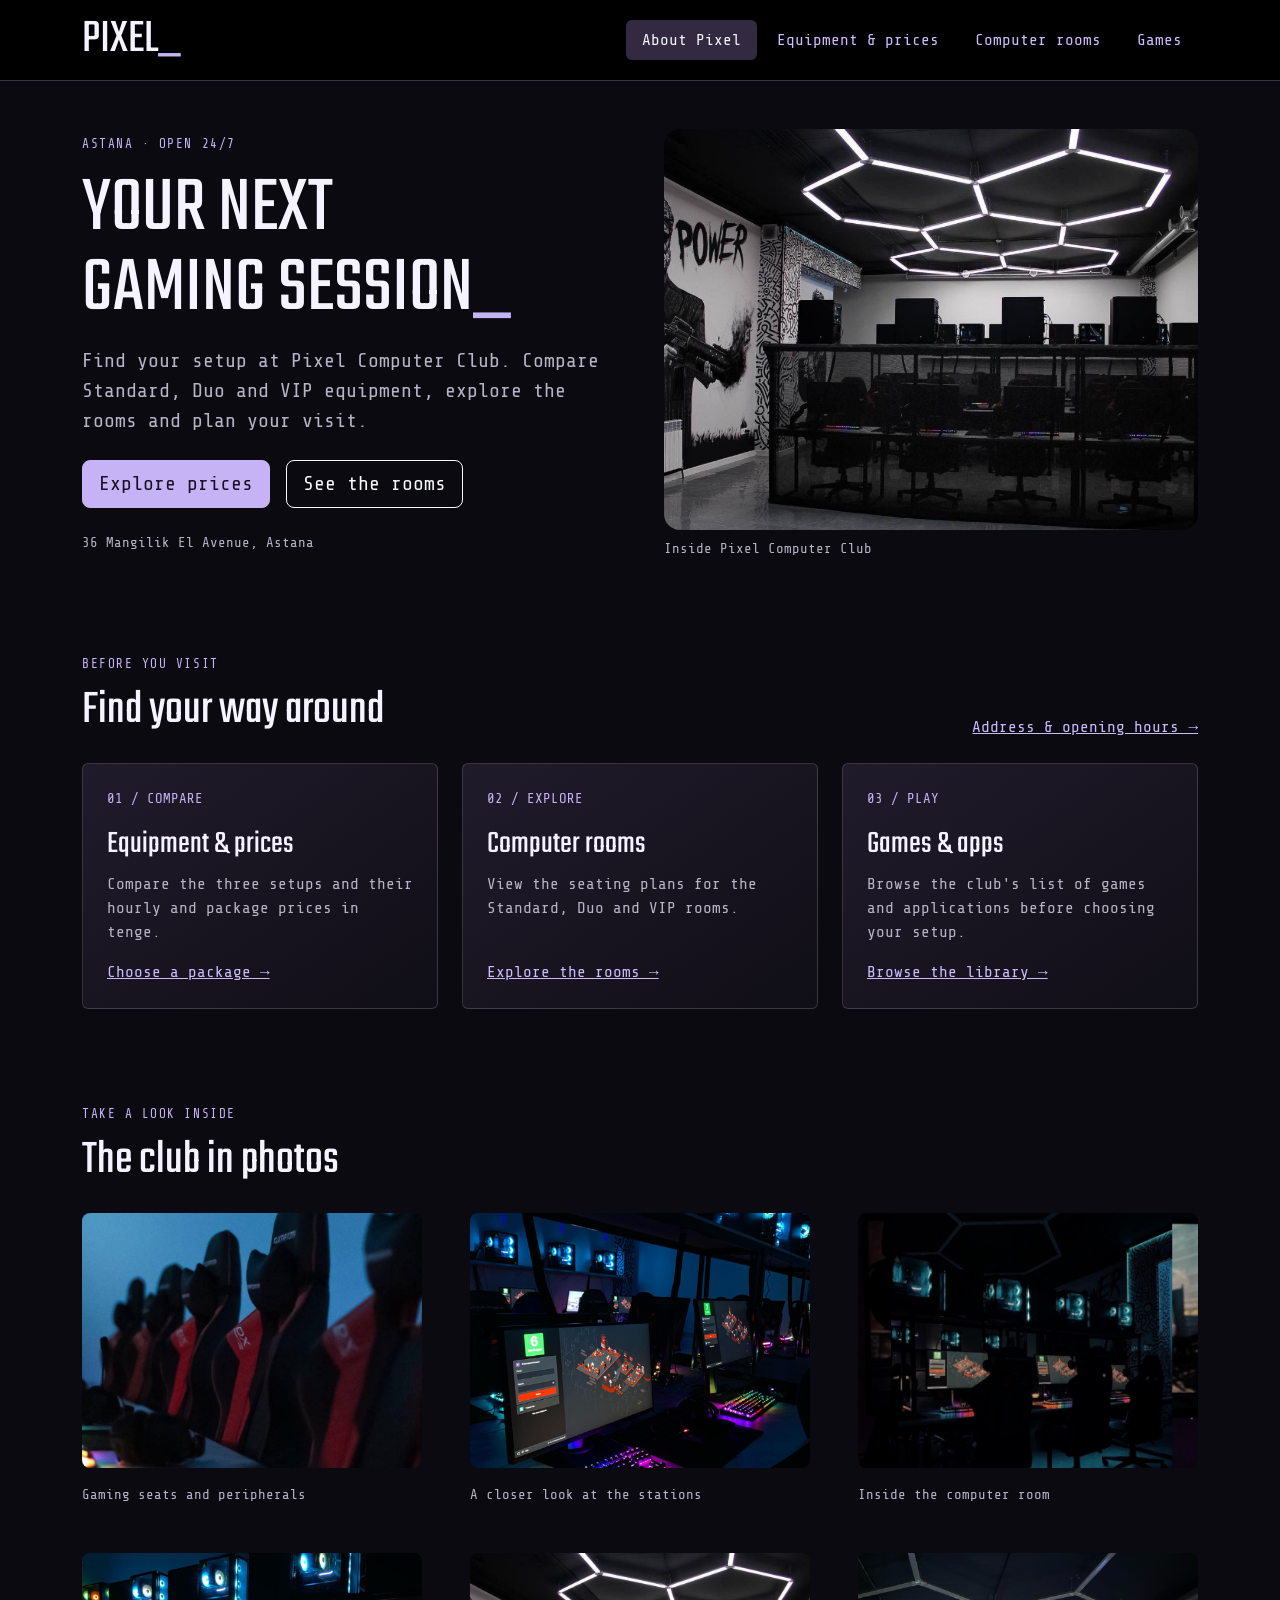
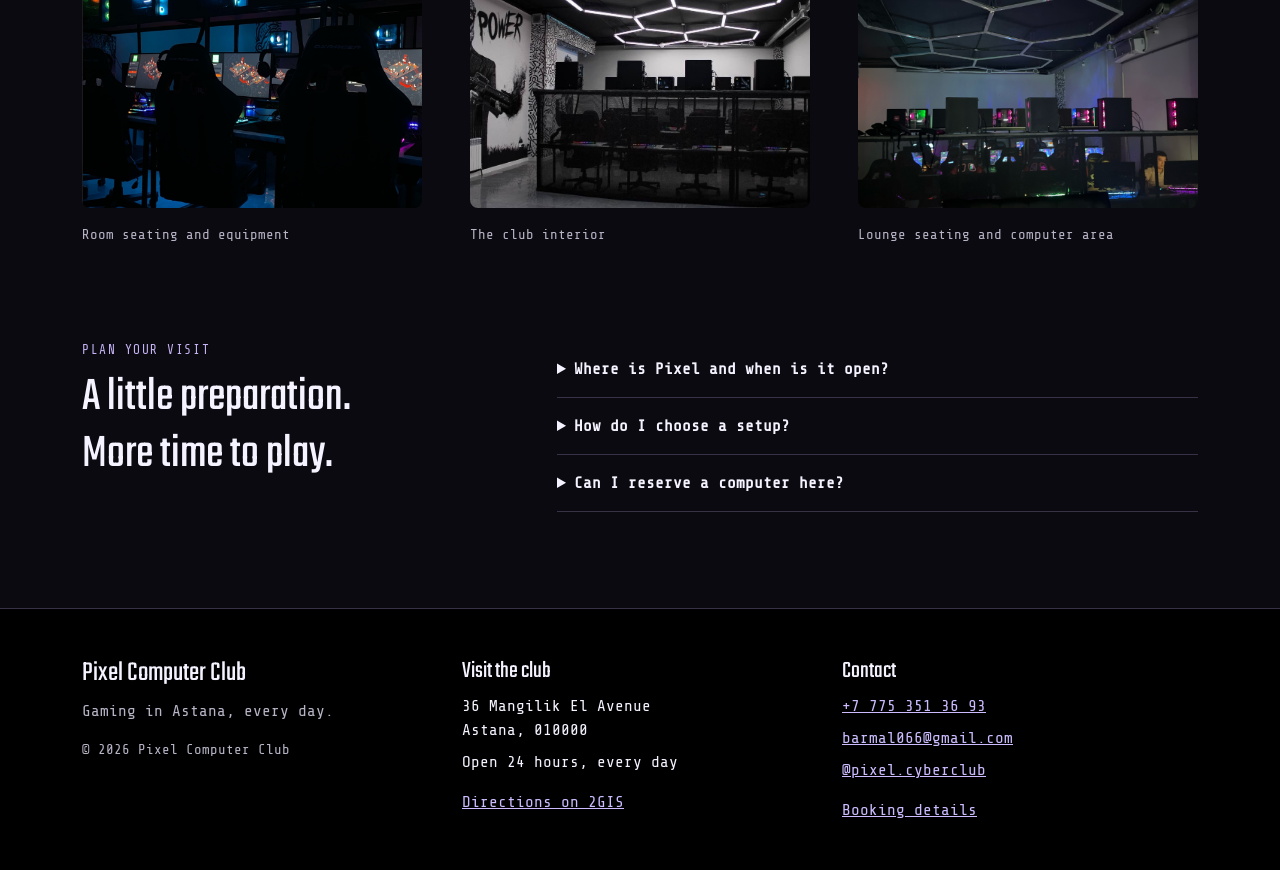
<file: Testi/index.html>
<!doctype html>
<html lang="en" data-bs-theme="dark">
  <head>
    <meta charset="utf-8">
    <meta name="viewport" content="width=device-width, initial-scale=1">
    <meta name="description" content="Explore Pixel Computer Club in Astana, its rooms, equipment, photos and visiting information.">
    <title>About | Pixel Computer Club</title>
    <link rel="icon" href="assets/pixel/favicon.svg" type="image/svg+xml">
    <!-- Local Bootstrap CSS supplies the layout. No JavaScript is loaded. -->
    <link rel="stylesheet" href="assets/vendor/bootstrap.min.css">
    <link rel="stylesheet" href="css/base.css">
    <link rel="stylesheet" href="css/Anuar.css">
  </head>
  <body>
    <a class="visually-hidden-focusable pixel-skip" href="#main-content">Skip to content</a>
    <header class="border-bottom bg-black py-3">
      <!-- Bootstrap flex utilities wrap the same visible navigation on small screens. -->
      <div class="container d-flex flex-column flex-lg-row align-items-lg-center justify-content-between gap-3">
        <a class="pixel-brand text-decoration-none lh-1" href="index.html" aria-label="Pixel Computer Club home">PIXEL<span class="pixel-accent">_</span>
        </a>
        <nav id="primary-navigation" aria-label="Main navigation">
          <ul class="nav nav-pills gap-1">
            <li class="nav-item">
              <a id="nav-0" class="nav-link active" href="index.html" aria-current="page">About Pixel</a>
            </li>
            <li class="nav-item">
              <a id="nav-1" class="nav-link" href="all-locations.html">Equipment &amp; prices</a>
            </li>
            <li class="nav-item">
              <a id="nav-2" class="nav-link" href="computers.html">Computer rooms</a>
            </li>
            <li class="nav-item">
              <a id="nav-3" class="nav-link" href="games.html">Games</a>
            </li>
          </ul>
        </nav>
      </div>
    </header>
    <main id="main-content" tabindex="-1">
      <section class="container py-4 py-md-5" aria-labelledby="about-title">
        <div class="row g-4 g-lg-5 align-items-center">
          <div class="col-12 col-lg-6">
            <p class="pixel-eyebrow mb-3">ASTANA · OPEN 24/7</p>
            <h1 id="about-title" class="display-1 text-uppercase lh-1 mb-3">Your next<br>gaming session<span class="pixel-accent">_</span>
            </h1>
            <p class="lead text-body-secondary">Find your setup at Pixel Computer Club. Compare Standard, Duo and VIP equipment, explore the rooms and plan your visit.</p>
            <div class="d-flex flex-wrap gap-3 mt-4">
              <a id="view-prices" class="btn btn-primary btn-lg" href="all-locations.html">Explore prices</a>
              <a id="view-rooms" class="btn btn-outline-light btn-lg" href="computers.html">See the rooms</a>
            </div>
            <p class="small text-body-secondary mt-4 mb-0">36 Mangilik El Avenue, Astana</p>
          </div>
          <div class="col-12 col-lg-6">
            <figure class="mb-0">
              <img class="pixel-hero-photo img-fluid rounded-4 w-100" src="assets/pixel/slide-5.png" alt="Pixel club computer room with rows of monitors and geometric ceiling lights" width="1083" height="709">
              <figcaption class="small text-body-secondary mt-2">Inside Pixel Computer Club</figcaption>
            </figure>
          </div>
        </div>
      </section>
      <section class="container py-4 py-md-5" aria-labelledby="explore-title">
        <div class="d-flex flex-wrap align-items-end justify-content-between gap-3 mb-4">
          <div>
            <p class="pixel-eyebrow mb-2">BEFORE YOU VISIT</p>
            <h2 id="explore-title" class="display-5 mb-0">Find your way around</h2>
          </div>
          <a href="#contact">Address &amp; opening hours →</a>
        </div>
        <!-- One column on a phone; Bootstrap changes the cards to three columns at md. -->
        <div class="row g-4">
          <div class="col-12 col-md-4">
            <article class="card pixel-device-card h-100 p-4">
              <p class="pixel-accent small">01 / COMPARE</p>
              <h3 class="h2">Equipment &amp; prices</h3>
              <p class="text-body-secondary">Compare the three setups and their hourly and package prices in tenge.</p>
              <a class="mt-auto" href="all-locations.html#prices">Choose a package →</a>
            </article>
          </div>
          <div class="col-12 col-md-4">
            <article class="card pixel-device-card h-100 p-4">
              <p class="pixel-accent small">02 / EXPLORE</p>
              <h3 class="h2">Computer rooms</h3>
              <p class="text-body-secondary">View the seating plans for the Standard, Duo and VIP rooms.</p>
              <a class="mt-auto" href="computers.html">Explore the rooms →</a>
            </article>
          </div>
          <div class="col-12 col-md-4">
            <article class="card pixel-device-card h-100 p-4">
              <p class="pixel-accent small">03 / PLAY</p>
              <h3 class="h2">Games &amp; apps</h3>
              <p class="text-body-secondary">Browse the club's list of games and applications before choosing your setup.</p>
              <a class="mt-auto" href="games.html">Browse the library →</a>
            </article>
          </div>
        </div>
      </section>
      <section class="container py-4 py-md-5" id="gallery" aria-labelledby="gallery-title">
        <p class="pixel-eyebrow mb-2">TAKE A LOOK INSIDE</p>
        <h2 id="gallery-title" class="display-5 mb-4">The club in photos</h2>
        <div class="row g-4 g-lg-5">
          <div class="col-12 col-md-6 col-lg-4">
            <figure class="mb-0 h-100">
              <img class="pixel-gallery-photo img-fluid rounded-3 w-100" src="assets/pixel/slide-1.png" alt="Red and black gaming chairs beside illuminated keyboards" loading="lazy">
              <figcaption class="small text-body-secondary mt-3">Gaming seats and peripherals</figcaption>
            </figure>
          </div>
          <div class="col-12 col-md-6 col-lg-4">
            <figure class="mb-0 h-100">
              <img class="pixel-gallery-photo img-fluid rounded-3 w-100" src="assets/pixel/slide-2.png" alt="Gaming stations with illuminated keyboards and PCs above the monitors" loading="lazy">
              <figcaption class="small text-body-secondary mt-3">A closer look at the stations</figcaption>
            </figure>
          </div>
          <div class="col-12 col-md-6 col-lg-4">
            <figure class="mb-0 h-100">
              <img class="pixel-gallery-photo img-fluid rounded-3 w-100" src="assets/pixel/slide-3.png" alt="Rows of gaming monitors beneath geometric ceiling lights" loading="lazy">
              <figcaption class="small text-body-secondary mt-3">Inside the computer room</figcaption>
            </figure>
          </div>
          <div class="col-12 col-md-6 col-lg-4">
            <figure class="mb-0 h-100">
              <img class="pixel-gallery-photo img-fluid rounded-3 w-100" src="assets/pixel/slide-4.png" alt="Black gaming chairs in front of monitors and illuminated PC cases" loading="lazy">
              <figcaption class="small text-body-secondary mt-3">Room seating and equipment</figcaption>
            </figure>
          </div>
          <div class="col-12 col-md-6 col-lg-4">
            <figure class="mb-0 h-100">
              <img class="pixel-gallery-photo img-fluid rounded-3 w-100" src="assets/pixel/slide-5.png" alt="Wide view of the computer room with geometric ceiling lighting" loading="lazy">
              <figcaption class="small text-body-secondary mt-3">The club interior</figcaption>
            </figure>
          </div>
          <div class="col-12 col-md-6 col-lg-4">
            <figure class="mb-0 h-100">
              <img class="pixel-gallery-photo img-fluid rounded-3 w-100" src="assets/pixel/slide-6.png" alt="Sofa in front of a row of computers inside the club" loading="lazy">
              <figcaption class="small text-body-secondary mt-3">Lounge seating and computer area</figcaption>
            </figure>
          </div>
        </div>
      </section>
      <section class="container py-4 py-md-5" aria-labelledby="visit-title">
        <div class="row g-4">
          <div class="col-12 col-md-5">
            <p class="pixel-eyebrow mb-2">PLAN YOUR VISIT</p>
            <h2 id="visit-title" class="display-5">A little preparation.<br>More time to play.</h2>
          </div>
          <div class="col-12 col-md-7">
            <!-- Native details elements open with the keyboard or a pointer without JavaScript. -->
            <details id="visit-hours" class="pixel-disclosure border-bottom py-3">
              <summary class="fw-bold">Where is Pixel and when is it open?</summary>
              <p class="mt-3 mb-0">Visit 36 Mangilik El Avenue, Astana. The club operates 24/7. <a href="#contact">Find the address and directions.</a>
              </p>
            </details>
            <details id="visit-setup" class="pixel-disclosure border-bottom py-3">
              <summary class="fw-bold">How do I choose a setup?</summary>
              <p class="mt-3 mb-0">Compare the <a href="all-locations.html#devices">equipment</a> and <a href="all-locations.html#prices">prices</a>, then look at the <a href="computers.html">room plans</a>.</p>
            </details>
            <details id="visit-booking" class="pixel-disclosure border-bottom py-3">
              <summary class="fw-bold">Can I reserve a computer here?</summary>
              <p class="mt-3 mb-0">You can fill in and check your <a href="all-locations.html#booking">booking details</a>. This website does not send reservation requests or confirm live availability.</p>
            </details>
          </div>
        </div>
      </section>
    </main>
    <footer class="border-top bg-black py-5 mt-5" id="contact">
      <div class="container">
        <div class="row g-4">
          <div class="col-12 col-md-4">
            <h2 class="h3">Pixel Computer Club</h2>
            <p class="text-body-secondary">Gaming in Astana, every day.</p>
            <p class="small text-body-secondary mb-0">© 2026 Pixel Computer Club</p>
          </div>
          <div class="col-12 col-md-4">
            <h2 class="h4">Visit the club</h2>
            <address class="mb-2">36 Mangilik El Avenue<br>Astana, 010000</address>
            <p id="opening-hours">Open 24 hours, every day</p>
            <a id="map-link" href="https://2gis.kz/astana/firm/70000001081269255" target="_blank" rel="noopener noreferrer">Directions on 2GIS <span class="visually-hidden">(opens a new tab)</span>
            </a>
          </div>
          <div class="col-12 col-md-4">
            <h2 class="h4">Contact</h2>
            <ul class="list-unstyled d-grid gap-2">
              <li>
                <a id="phone-link" href="tel:+77753513693">+7 775 351 36 93</a>
              </li>
              <li>
                <a id="email-link" class="text-break" href="mailto:barmal066@gmail.com">barmal066@gmail.com</a>
              </li>
              <li>
                <a id="instagram-link" href="https://www.instagram.com/pixel.cyberclub/" target="_blank" rel="noopener noreferrer">@pixel.cyberclub <span class="visually-hidden">(opens a new tab)</span>
                </a>
              </li>
            </ul>
            <a href="all-locations.html#booking">Booking details</a>
          </div>
        </div>
      </div>
    </footer>
  </body>
</html>
</file>
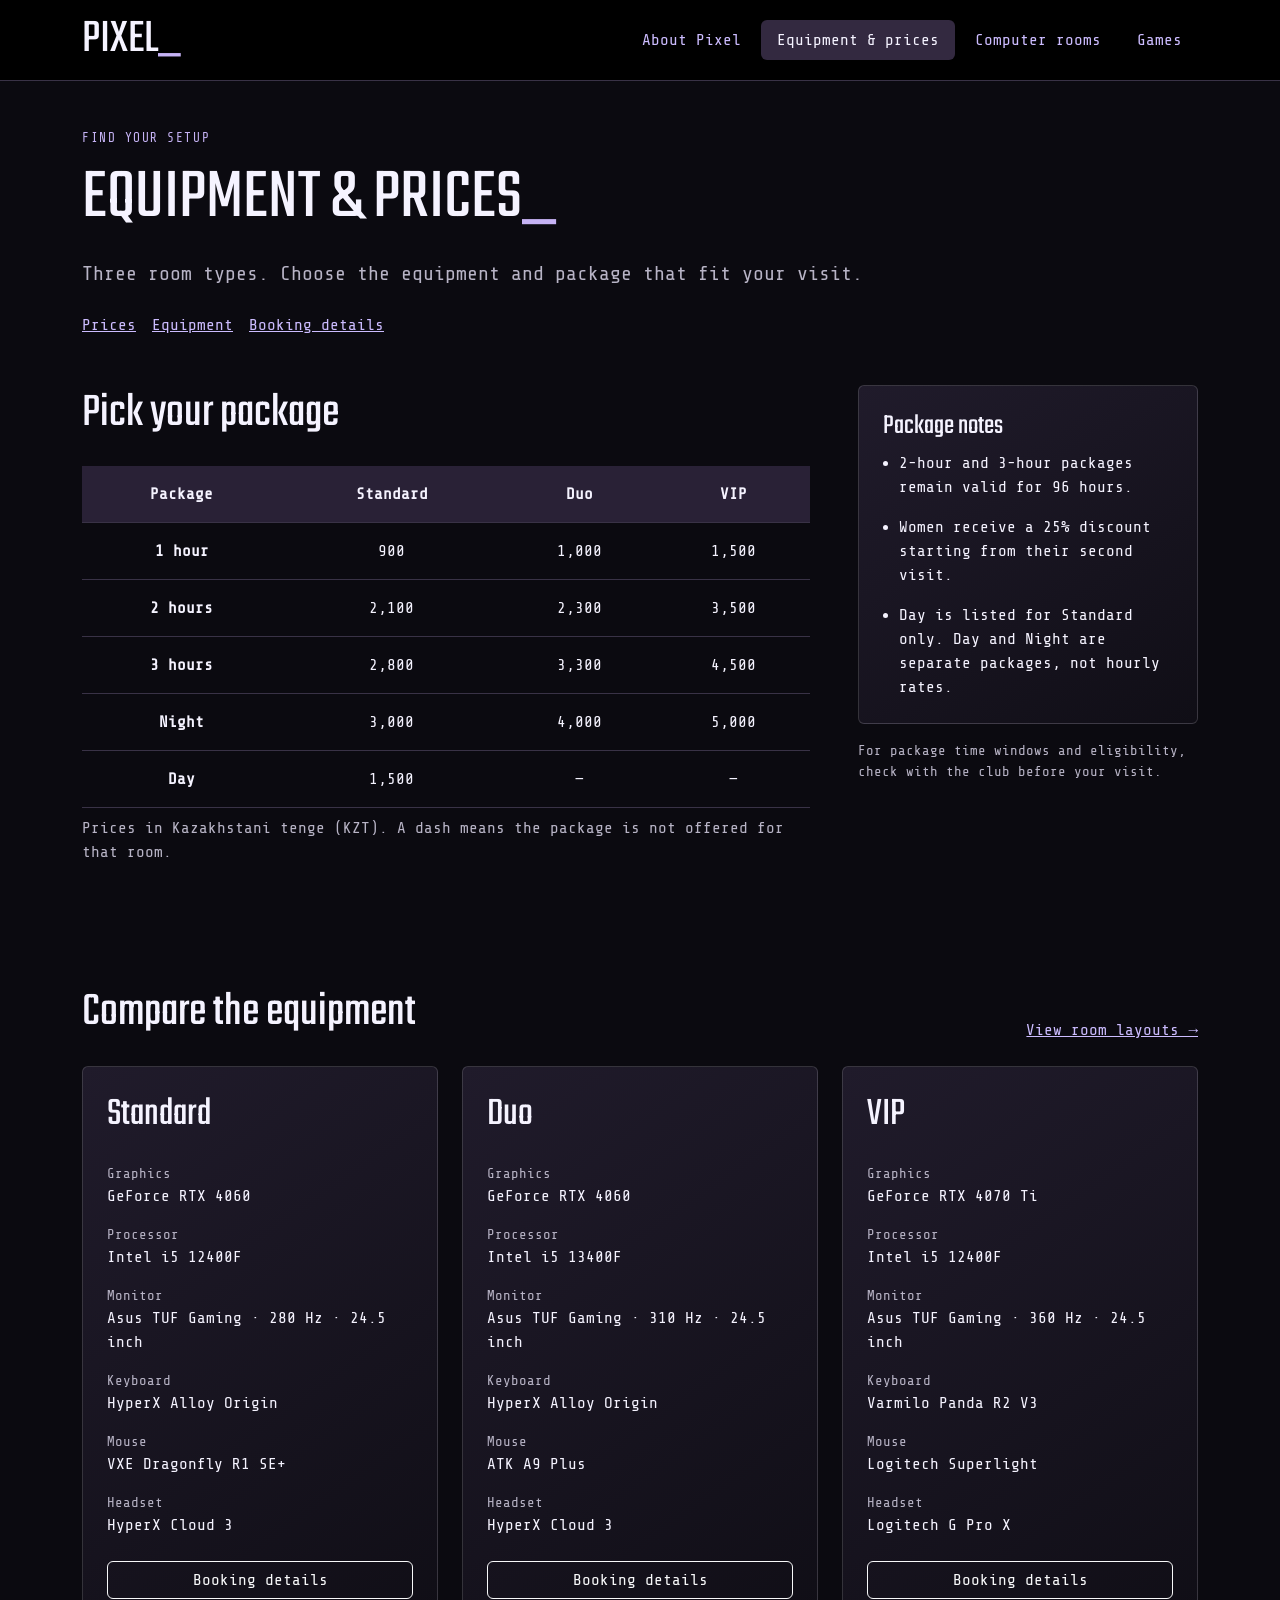
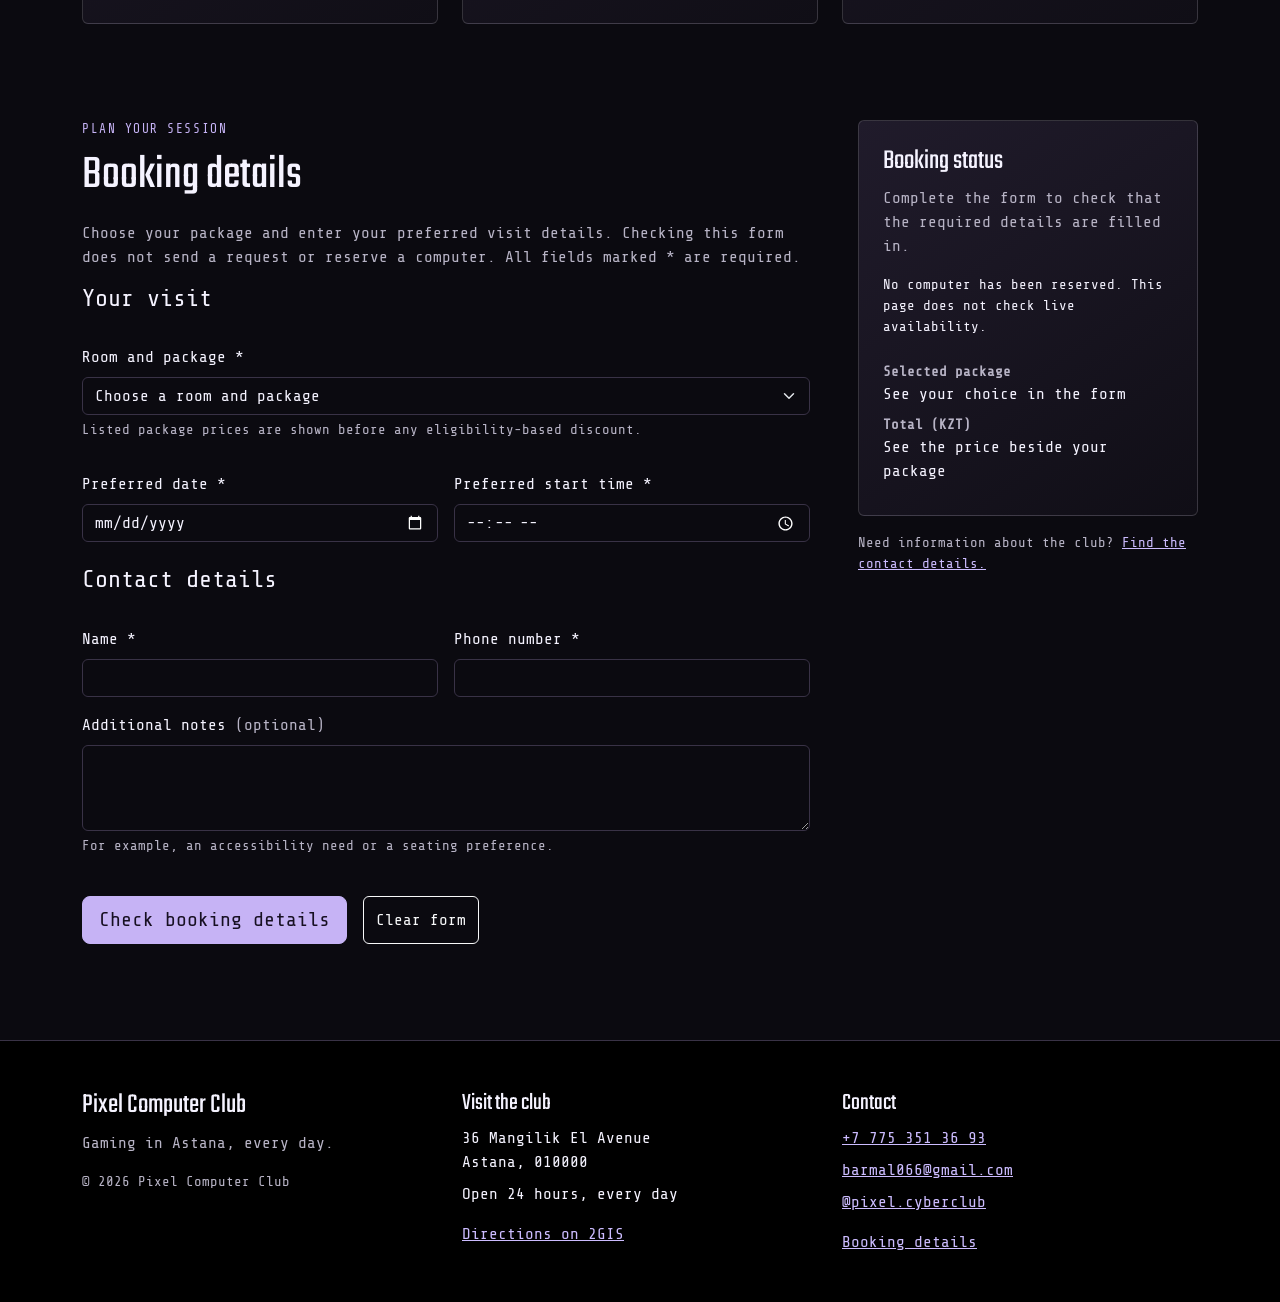
<file: Testi/all-locations.html>
<!doctype html>
<html lang="en" data-bs-theme="dark">
  <head>
    <meta charset="utf-8">
    <meta name="viewport" content="width=device-width, initial-scale=1">
    <meta name="description" content="Compare Pixel Standard, Duo and VIP equipment and prices, then prepare your booking details.">
    <title>Equipment &amp; prices | Pixel Computer Club</title>
    <link rel="icon" href="assets/pixel/favicon.svg" type="image/svg+xml">
    <!-- Local Bootstrap CSS supplies the layout. No JavaScript is loaded. -->
    <link rel="stylesheet" href="assets/vendor/bootstrap.min.css">
    <link rel="stylesheet" href="css/base.css">
    <link rel="stylesheet" href="css/Anuar.css">
  </head>
  <body>
    <a class="visually-hidden-focusable pixel-skip" href="#main-content">Skip to content</a>
    <header class="border-bottom bg-black py-3">
      <!-- Bootstrap flex utilities wrap the same visible navigation on small screens. -->
      <div class="container d-flex flex-column flex-lg-row align-items-lg-center justify-content-between gap-3">
        <a class="pixel-brand text-decoration-none lh-1" href="index.html" aria-label="Pixel Computer Club home">PIXEL<span class="pixel-accent">_</span>
        </a>
        <nav id="primary-navigation" aria-label="Main navigation">
          <ul class="nav nav-pills gap-1">
            <li class="nav-item">
              <a id="nav-0" class="nav-link" href="index.html">About Pixel</a>
            </li>
            <li class="nav-item">
              <a id="nav-1" class="nav-link active" href="all-locations.html" aria-current="page">Equipment &amp; prices</a>
            </li>
            <li class="nav-item">
              <a id="nav-2" class="nav-link" href="computers.html">Computer rooms</a>
            </li>
            <li class="nav-item">
              <a id="nav-3" class="nav-link" href="games.html">Games</a>
            </li>
          </ul>
        </nav>
      </div>
    </header>
    <main id="main-content" tabindex="-1">
      <header class="container py-4 py-md-5">
        <p class="pixel-eyebrow mb-2">FIND YOUR SETUP</p>
        <h1 class="display-2 text-uppercase mb-3">Equipment &amp; prices<span class="pixel-accent">_</span>
        </h1>
        <p class="lead text-body-secondary mb-4">Three room types. Choose the equipment and package that fit your visit.</p>
        <nav aria-label="On this page">
          <ul class="nav gap-3">
            <li>
              <a href="#prices">Prices</a>
            </li>
            <li>
              <a href="#devices">Equipment</a>
            </li>
            <li>
              <a href="#booking">Booking details</a>
            </li>
          </ul>
        </nav>
      </header>
      <section id="prices" class="container pb-4 pb-md-5" aria-labelledby="prices-title">
        <div class="row g-4 g-lg-5">
          <div class="col-12 col-lg-8">
            <h2 id="prices-title" class="display-5 mb-4">Pick your package</h2>
            <!-- The responsive wrapper contains table overflow inside the table, never the page. -->
            <div class="table-responsive">
              <table id="price-table" class="table pixel-pricing-table align-middle text-center">
                <caption>Prices in Kazakhstani tenge (KZT). A dash means the package is not offered for that room.</caption>
                <thead>
                  <tr>
                    <th scope="col">Package</th>
                    <th scope="col">Standard</th>
                    <th scope="col">Duo</th>
                    <th scope="col">VIP</th>
                  </tr>
                </thead>
                <tbody>
                  <tr>
                    <th scope="row">1 hour</th>
                    <td data-price="900">900</td>
                    <td data-price="1000">1,000</td>
                    <td data-price="1500">1,500</td>
                  </tr>
                  <tr>
                    <th scope="row">2 hours</th>
                    <td data-price="2100">2,100</td>
                    <td data-price="2300">2,300</td>
                    <td data-price="3500">3,500</td>
                  </tr>
                  <tr>
                    <th scope="row">3 hours</th>
                    <td data-price="2800">2,800</td>
                    <td data-price="3300">3,300</td>
                    <td data-price="4500">4,500</td>
                  </tr>
                  <tr>
                    <th scope="row">Night</th>
                    <td data-price="3000">3,000</td>
                    <td data-price="4000">4,000</td>
                    <td data-price="5000">5,000</td>
                  </tr>
                  <tr>
                    <th scope="row">Day</th>
                    <td data-price="1500">1,500</td>
                    <td>
                      <span aria-hidden="true">—</span>
                      <span class="visually-hidden">Not offered</span>
                    </td>
                    <td>
                      <span aria-hidden="true">—</span>
                      <span class="visually-hidden">Not offered</span>
                    </td>
                  </tr>
                </tbody>
              </table>
            </div>
          </div>
          <div class="col-12 col-lg-4">
            <aside class="card pixel-device-card p-4" aria-labelledby="package-notes-title">
              <h2 id="package-notes-title" class="h3">Package notes</h2>
              <ul class="ps-3 mb-0">
                <li class="mb-3">2-hour and 3-hour packages remain valid for 96 hours.</li>
                <li class="mb-3">Women receive a 25% discount starting from their second visit.</li>
                <li>Day is listed for Standard only. Day and Night are separate packages, not hourly rates.</li>
              </ul>
            </aside>
            <p class="small text-body-secondary mt-3 mb-0">For package time windows and eligibility, check with the club before your visit.</p>
          </div>
        </div>
      </section>
      <section class="container py-4 py-md-5" id="devices" aria-labelledby="devices-title">
        <div class="d-flex flex-wrap justify-content-between align-items-end gap-3 mb-4">
          <h2 id="devices-title" class="display-5 mb-0">Compare the equipment</h2>
          <a href="computers.html">View room layouts →</a>
        </div>
        <div class="row g-4">
          <div class="col-12 col-md-4">
            <article id="device-standard" class="card pixel-device-card h-100 p-4">
              <h3 class="display-6 mb-4">Standard</h3>
              <dl class="row g-3 mb-4">
                <div class="col-12">
                  <dt class="small text-body-secondary fw-normal">Graphics</dt>
                  <dd class="mb-0">GeForce RTX 4060</dd>
                </div>
                <div class="col-12">
                  <dt class="small text-body-secondary fw-normal">Processor</dt>
                  <dd class="mb-0">Intel i5 12400F</dd>
                </div>
                <div class="col-12">
                  <dt class="small text-body-secondary fw-normal">Monitor</dt>
                  <dd class="mb-0">Asus TUF Gaming · 280 Hz · 24.5 inch</dd>
                </div>
                <div class="col-12">
                  <dt class="small text-body-secondary fw-normal">Keyboard</dt>
                  <dd class="mb-0">HyperX Alloy Origin</dd>
                </div>
                <div class="col-12">
                  <dt class="small text-body-secondary fw-normal">Mouse</dt>
                  <dd class="mb-0">VXE Dragonfly R1 SE+</dd>
                </div>
                <div class="col-12">
                  <dt class="small text-body-secondary fw-normal">Headset</dt>
                  <dd class="mb-0">HyperX Cloud 3</dd>
                </div>
              </dl>
              <a id="book-standard" class="btn btn-outline-light mt-auto" href="#booking">Booking details</a>
            </article>
          </div>
          <div class="col-12 col-md-4">
            <article id="device-duo" class="card pixel-device-card h-100 p-4">
              <h3 class="display-6 mb-4">Duo</h3>
              <dl class="row g-3 mb-4">
                <div class="col-12">
                  <dt class="small text-body-secondary fw-normal">Graphics</dt>
                  <dd class="mb-0">GeForce RTX 4060</dd>
                </div>
                <div class="col-12">
                  <dt class="small text-body-secondary fw-normal">Processor</dt>
                  <dd class="mb-0">Intel i5 13400F</dd>
                </div>
                <div class="col-12">
                  <dt class="small text-body-secondary fw-normal">Monitor</dt>
                  <dd class="mb-0">Asus TUF Gaming · 310 Hz · 24.5 inch</dd>
                </div>
                <div class="col-12">
                  <dt class="small text-body-secondary fw-normal">Keyboard</dt>
                  <dd class="mb-0">HyperX Alloy Origin</dd>
                </div>
                <div class="col-12">
                  <dt class="small text-body-secondary fw-normal">Mouse</dt>
                  <dd class="mb-0">ATK A9 Plus</dd>
                </div>
                <div class="col-12">
                  <dt class="small text-body-secondary fw-normal">Headset</dt>
                  <dd class="mb-0">HyperX Cloud 3</dd>
                </div>
              </dl>
              <a id="book-duo" class="btn btn-outline-light mt-auto" href="#booking">Booking details</a>
            </article>
          </div>
          <div class="col-12 col-md-4">
            <article id="device-vip" class="card pixel-device-card h-100 p-4">
              <h3 class="display-6 mb-4">VIP</h3>
              <dl class="row g-3 mb-4">
                <div class="col-12">
                  <dt class="small text-body-secondary fw-normal">Graphics</dt>
                  <dd class="mb-0">GeForce RTX 4070 Ti</dd>
                </div>
                <div class="col-12">
                  <dt class="small text-body-secondary fw-normal">Processor</dt>
                  <dd class="mb-0">Intel i5 12400F</dd>
                </div>
                <div class="col-12">
                  <dt class="small text-body-secondary fw-normal">Monitor</dt>
                  <dd class="mb-0">Asus TUF Gaming · 360 Hz · 24.5 inch</dd>
                </div>
                <div class="col-12">
                  <dt class="small text-body-secondary fw-normal">Keyboard</dt>
                  <dd class="mb-0">Varmilo Panda R2 V3</dd>
                </div>
                <div class="col-12">
                  <dt class="small text-body-secondary fw-normal">Mouse</dt>
                  <dd class="mb-0">Logitech Superlight</dd>
                </div>
                <div class="col-12">
                  <dt class="small text-body-secondary fw-normal">Headset</dt>
                  <dd class="mb-0">Logitech G Pro X</dd>
                </div>
              </dl>
              <a id="book-vip" class="btn btn-outline-light mt-auto" href="#booking">Booking details</a>
            </article>
          </div>
        </div>
      </section>
      <section id="booking" class="container py-4 py-md-5" aria-labelledby="booking-title">
        <div class="row g-4 g-lg-5">
          <div class="col-12 col-lg-8">
            <p class="pixel-eyebrow mb-2">PLAN YOUR SESSION</p>
            <h2 id="booking-title" class="display-5 mb-3">Booking details</h2>
            <p id="booking-help" class="text-body-secondary">Choose your package and enter your preferred visit details. Checking this form does not send a request or reserve a computer. All fields marked * are required.</p>
            <!-- Browser validation works without JS. Fields intentionally have no name attributes:
           the static check must not send contact details in a URL or to a server.
           Future JavaScript can read the existing IDs and update the result containers. -->
            <form id="booking-form" action="all-locations.html#booking-result" method="get" aria-describedby="booking-help">
              <fieldset>
                <legend class="h4 mb-3">Your visit</legend>
                <div class="row g-3">
                  <div class="col-12">
                    <label class="form-label" for="booking-package">Room and package *</label>
                    <select id="booking-package" class="form-select" required aria-describedby="package-help">
                      <option value="" selected disabled>Choose a room and package</option>
                      <option value="standard-1-hour" data-room="standard" data-price="900">Standard · 1 hour · 900 KZT</option>
                      <option value="duo-1-hour" data-room="duo" data-price="1000">Duo · 1 hour · 1,000 KZT</option>
                      <option value="vip-1-hour" data-room="vip" data-price="1500">VIP · 1 hour · 1,500 KZT</option>
                      <option value="standard-2-hours" data-room="standard" data-price="2100">Standard · 2 hours · 2,100 KZT</option>
                      <option value="duo-2-hours" data-room="duo" data-price="2300">Duo · 2 hours · 2,300 KZT</option>
                      <option value="vip-2-hours" data-room="vip" data-price="3500">VIP · 2 hours · 3,500 KZT</option>
                      <option value="standard-3-hours" data-room="standard" data-price="2800">Standard · 3 hours · 2,800 KZT</option>
                      <option value="duo-3-hours" data-room="duo" data-price="3300">Duo · 3 hours · 3,300 KZT</option>
                      <option value="vip-3-hours" data-room="vip" data-price="4500">VIP · 3 hours · 4,500 KZT</option>
                      <option value="standard-night" data-room="standard" data-price="3000">Standard · Night · 3,000 KZT</option>
                      <option value="duo-night" data-room="duo" data-price="4000">Duo · Night · 4,000 KZT</option>
                      <option value="vip-night" data-room="vip" data-price="5000">VIP · Night · 5,000 KZT</option>
                      <option value="standard-day" data-room="standard" data-price="1500">Standard · Day · 1,500 KZT</option>
                    </select>
                    <p id="package-help" class="form-text">Listed package prices are shown before any eligibility-based discount.</p>
                  </div>
                  <div class="col-12 col-sm-6">
                    <label class="form-label" for="booking-date">Preferred date *</label>
                    <input id="booking-date" class="form-control" type="date" required>
                  </div>
                  <div class="col-12 col-sm-6">
                    <label class="form-label" for="booking-time">Preferred start time *</label>
                    <input id="booking-time" class="form-control" type="time" required>
                  </div>
                </div>
              </fieldset>
              <fieldset class="mt-4">
                <legend class="h4 mb-3">Contact details</legend>
                <div class="row g-3">
                  <div class="col-12 col-sm-6">
                    <label class="form-label" for="booking-name">Name *</label>
                    <input id="booking-name" class="form-control" type="text" autocomplete="given-name" minlength="2" maxlength="80" required>
                  </div>
                  <div class="col-12 col-sm-6">
                    <label class="form-label" for="booking-phone">Phone number *</label>
                    <input id="booking-phone" class="form-control" type="tel" autocomplete="tel" minlength="7" maxlength="24" required>
                  </div>
                  <div class="col-12">
                    <label class="form-label" for="booking-notes">Additional notes <span class="text-body-secondary">(optional)</span>
                    </label>
                    <textarea id="booking-notes" class="form-control" rows="3" maxlength="500" aria-describedby="notes-help"></textarea>
                    <p class="form-text" id="notes-help">For example, an accessibility need or a seating preference.</p>
                  </div>
                </div>
              </fieldset>
              <div class="d-flex flex-wrap gap-3 mt-4">
                <button id="booking-submit" class="btn btn-primary btn-lg" type="submit">Check booking details</button>
                <button id="booking-reset" class="btn btn-outline-light" type="reset">Clear form</button>
              </div>
            </form>
          </div>
          <div class="col-12 col-lg-4">
            <aside id="booking-result" class="card pixel-device-card p-4" aria-labelledby="booking-result-title">
              <h2 id="booking-result-title" class="h3">Booking status</h2>
              <p class="booking-idle text-body-secondary">Complete the form to check that the required details are filled in.</p>
              <p class="booking-checked is-success p-3 rounded-3">The required fields passed the browser's checks. No reservation request was sent.</p>
              <p class="small mb-4">No computer has been reserved. This page does not check live availability.</p>
              <!-- These containers and all visual states exist before the midterm freeze. -->
              <dl class="mb-0">
                <dt class="small text-body-secondary">Selected package</dt>
                <dd id="booking-selection">See your choice in the form</dd>
                <dt class="small text-body-secondary">Total (KZT)</dt>
                <dd>
                  <output id="booking-total" for="booking-package">See the price beside your package</output>
                </dd>
              </dl>
              <div id="booking-errors" class="is-error is-hidden rounded-3 p-3 mt-3" role="alert"></div>
              <div id="booking-confirmation" class="is-success is-hidden rounded-3 p-3 mt-3" role="status" aria-live="polite"></div>
              <div id="booking-summary" aria-live="polite"></div>
            </aside>
            <p class="small text-body-secondary mt-3">Need information about the club? <a href="#contact">Find the contact details.</a>
            </p>
          </div>
        </div>
      </section>
    </main>
    <footer class="border-top bg-black py-5 mt-5" id="contact">
      <div class="container">
        <div class="row g-4">
          <div class="col-12 col-md-4">
            <h2 class="h3">Pixel Computer Club</h2>
            <p class="text-body-secondary">Gaming in Astana, every day.</p>
            <p class="small text-body-secondary mb-0">© 2026 Pixel Computer Club</p>
          </div>
          <div class="col-12 col-md-4">
            <h2 class="h4">Visit the club</h2>
            <address class="mb-2">36 Mangilik El Avenue<br>Astana, 010000</address>
            <p id="opening-hours">Open 24 hours, every day</p>
            <a id="map-link" href="https://2gis.kz/astana/firm/70000001081269255" target="_blank" rel="noopener noreferrer">Directions on 2GIS <span class="visually-hidden">(opens a new tab)</span>
            </a>
          </div>
          <div class="col-12 col-md-4">
            <h2 class="h4">Contact</h2>
            <ul class="list-unstyled d-grid gap-2">
              <li>
                <a id="phone-link" href="tel:+77753513693">+7 775 351 36 93</a>
              </li>
              <li>
                <a id="email-link" class="text-break" href="mailto:barmal066@gmail.com">barmal066@gmail.com</a>
              </li>
              <li>
                <a id="instagram-link" href="https://www.instagram.com/pixel.cyberclub/" target="_blank" rel="noopener noreferrer">@pixel.cyberclub <span class="visually-hidden">(opens a new tab)</span>
                </a>
              </li>
            </ul>
            <a href="all-locations.html#booking">Booking details</a>
          </div>
        </div>
      </div>
    </footer>
  </body>
</html>
</file>
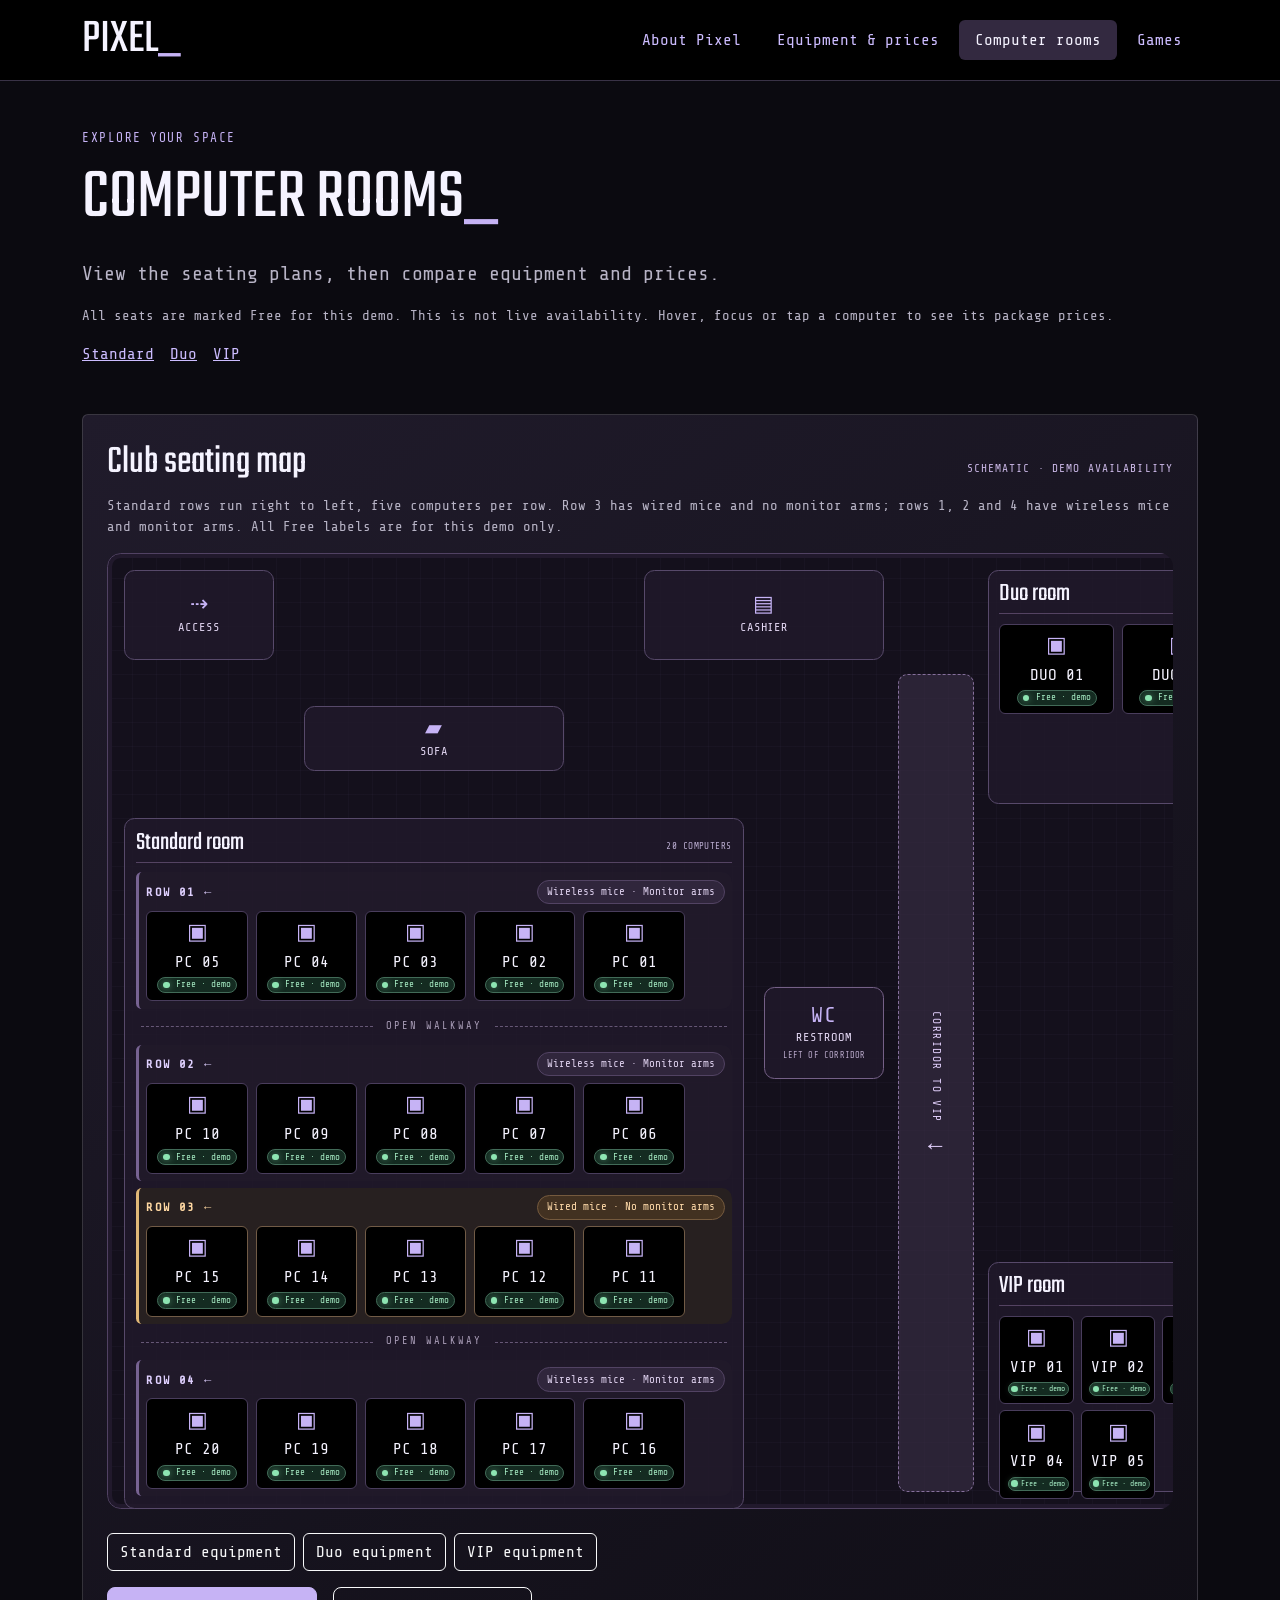
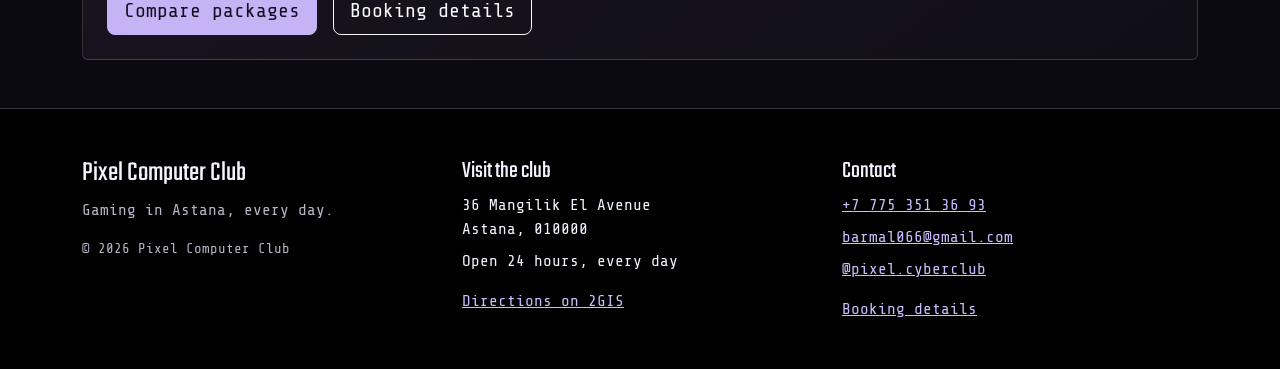
<file: Testi/computers.html>
<!doctype html>
<html lang="en" data-bs-theme="dark">
  <head>
    <meta charset="utf-8">
    <meta name="viewport" content="width=device-width, initial-scale=1">
    <meta name="description" content="Explore the Standard, Duo and VIP seating plans at Pixel Computer Club.">
    <title>Computer rooms | Pixel Computer Club</title>
    <link rel="icon" href="assets/pixel/favicon.svg" type="image/svg+xml">
    <!-- Local Bootstrap CSS supplies the layout. -->
    <link rel="stylesheet" href="assets/vendor/bootstrap.min.css">
    <link rel="stylesheet" href="css/base.css">
    <link rel="stylesheet" href="css/Anuar.css?v=venue-map-2">
    <script src="js/computers.js?v=venue-map-2" defer></script>
  </head>
  <body>
    <a class="visually-hidden-focusable pixel-skip" href="#main-content">Skip to content</a>
    <header class="border-bottom bg-black py-3">
      <!-- Bootstrap flex utilities wrap the same visible navigation on small screens. -->
      <div class="container d-flex flex-column flex-lg-row align-items-lg-center justify-content-between gap-3">
        <a class="pixel-brand text-decoration-none lh-1" href="index.html" aria-label="Pixel Computer Club home">PIXEL<span class="pixel-accent">_</span>
        </a>
        <nav id="primary-navigation" aria-label="Main navigation">
          <ul class="nav nav-pills gap-1">
            <li class="nav-item">
              <a id="nav-0" class="nav-link" href="index.html">About Pixel</a>
            </li>
            <li class="nav-item">
              <a id="nav-1" class="nav-link" href="all-locations.html">Equipment &amp; prices</a>
            </li>
            <li class="nav-item">
              <a id="nav-2" class="nav-link active" href="computers.html" aria-current="page">Computer rooms</a>
            </li>
            <li class="nav-item">
              <a id="nav-3" class="nav-link" href="games.html">Games</a>
            </li>
          </ul>
        </nav>
      </div>
    </header>
    <main id="main-content" tabindex="-1">
      <header class="container py-4 py-md-5">
        <p class="pixel-eyebrow mb-2">EXPLORE YOUR SPACE</p>
        <h1 class="display-2 text-uppercase mb-3">Computer rooms<span class="pixel-accent">_</span>
        </h1>
        <p class="lead text-body-secondary">View the seating plans, then compare equipment and prices.</p>
        <p class="small text-body-secondary">All seats are marked Free for this demo. This is not live availability. Hover, focus or tap a computer to see its package prices.</p>
        <nav aria-label="Room sections">
          <ul class="nav gap-3">
            <li>
              <a href="#room-standard">Standard</a>
            </li>
            <li>
              <a href="#room-duo">Duo</a>
            </li>
            <li>
              <a href="#room-vip">VIP</a>
            </li>
          </ul>
        </nav>
      </header>
      <div class="container">
        <section class="card pixel-device-card p-3 p-md-4 mb-4" aria-labelledby="club-map-title">
          <div class="d-flex flex-wrap justify-content-between align-items-baseline gap-2 mb-2">
            <h2 class="display-6 mb-0" id="club-map-title">Club seating map</h2>
            <span class="pixel-map-kicker">SCHEMATIC · DEMO AVAILABILITY</span>
          </div>
          <p class="small text-body-secondary mb-3">Standard rows run right to left, five computers per row. Row 3 has wired mice and no monitor arms; rows 1, 2 and 4 have wireless mice and monitor arms. All Free labels are for this demo only.</p>
          <p class="pixel-map-swipe small text-body-secondary">Scroll sideways to explore the full floor plan.</p>
          <div class="pixel-map-scroll mb-4" role="region" aria-label="Club seating map" tabindex="0">
            <div class="pixel-venue-map">
              <div class="pixel-venue-access pixel-map-place"><span class="pixel-map-place-icon" aria-hidden="true">⇢</span><span>ACCESS</span></div>
              <div class="pixel-venue-cashier pixel-map-place"><span class="pixel-map-place-icon" aria-hidden="true">▤</span><span>CASHIER</span></div>
              <div class="pixel-venue-sofa pixel-map-place"><span class="pixel-map-place-icon" aria-hidden="true">▰</span><span>SOFA</span></div>
              <section id="room-standard" class="pixel-venue-standard" aria-labelledby="room-standard-title">
                <div class="pixel-map-zone-title"><h3 id="room-standard-title">Standard room</h3><span>20 COMPUTERS</span></div>
              <div class="pixel-map-row" data-row="1" data-setup="Wireless mice · Monitor arms">
                <div class="pixel-map-row-heading">
                  <span class="pixel-row-index">ROW 01 <span aria-hidden="true">←</span></span>
                  <span class="pixel-row-spec">Wireless mice · Monitor arms</span>
                </div>
                <ol class="pixel-seat-grid list-unstyled mb-0" aria-label="Standard row 1, numbered right to left: Wireless mice · Monitor arms">
                  <li class="pixel-map-slot">
                    <div id="seat-pc-01" class="pixel-seat card bg-black text-center p-3">
                      <span class="pixel-accent h3 mb-1" aria-hidden="true">▣</span>
                      <span>PC 01</span>
                    </div>
                  </li>
                  <li class="pixel-map-slot">
                    <div id="seat-pc-02" class="pixel-seat card bg-black text-center p-3">
                      <span class="pixel-accent h3 mb-1" aria-hidden="true">▣</span>
                      <span>PC 02</span>
                    </div>
                  </li>
                  <li class="pixel-map-slot">
                    <div id="seat-pc-03" class="pixel-seat card bg-black text-center p-3">
                      <span class="pixel-accent h3 mb-1" aria-hidden="true">▣</span>
                      <span>PC 03</span>
                    </div>
                  </li>
                  <li class="pixel-map-slot">
                    <div id="seat-pc-04" class="pixel-seat card bg-black text-center p-3">
                      <span class="pixel-accent h3 mb-1" aria-hidden="true">▣</span>
                      <span>PC 04</span>
                    </div>
                  </li>
                  <li class="pixel-map-slot">
                    <div id="seat-pc-05" class="pixel-seat card bg-black text-center p-3">
                      <span class="pixel-accent h3 mb-1" aria-hidden="true">▣</span>
                      <span>PC 05</span>
                    </div>
                  </li>
                </ol>
              </div>
              <div class="pixel-map-aisle" aria-hidden="true"><span>OPEN WALKWAY</span></div>
              <div class="pixel-map-row" data-row="2" data-setup="Wireless mice · Monitor arms">
                <div class="pixel-map-row-heading">
                  <span class="pixel-row-index">ROW 02 <span aria-hidden="true">←</span></span>
                  <span class="pixel-row-spec">Wireless mice · Monitor arms</span>
                </div>
                <ol class="pixel-seat-grid list-unstyled mb-0" aria-label="Standard row 2, numbered right to left: Wireless mice · Monitor arms">
                  <li class="pixel-map-slot">
                    <div id="seat-pc-06" class="pixel-seat card bg-black text-center p-3">
                      <span class="pixel-accent h3 mb-1" aria-hidden="true">▣</span>
                      <span>PC 06</span>
                    </div>
                  </li>
                  <li class="pixel-map-slot">
                    <div id="seat-pc-07" class="pixel-seat card bg-black text-center p-3">
                      <span class="pixel-accent h3 mb-1" aria-hidden="true">▣</span>
                      <span>PC 07</span>
                    </div>
                  </li>
                  <li class="pixel-map-slot">
                    <div id="seat-pc-08" class="pixel-seat card bg-black text-center p-3">
                      <span class="pixel-accent h3 mb-1" aria-hidden="true">▣</span>
                      <span>PC 08</span>
                    </div>
                  </li>
                  <li class="pixel-map-slot">
                    <div id="seat-pc-09" class="pixel-seat card bg-black text-center p-3">
                      <span class="pixel-accent h3 mb-1" aria-hidden="true">▣</span>
                      <span>PC 09</span>
                    </div>
                  </li>
                  <li class="pixel-map-slot">
                    <div id="seat-pc-10" class="pixel-seat card bg-black text-center p-3">
                      <span class="pixel-accent h3 mb-1" aria-hidden="true">▣</span>
                      <span>PC 10</span>
                    </div>
                  </li>
                </ol>
              </div>
              <div class="pixel-map-row pixel-map-row-wired" data-row="3" data-setup="Wired mice · No monitor arms">
                <div class="pixel-map-row-heading">
                  <span class="pixel-row-index">ROW 03 <span aria-hidden="true">←</span></span>
                  <span class="pixel-row-spec">Wired mice · No monitor arms</span>
                </div>
                <ol class="pixel-seat-grid list-unstyled mb-0" aria-label="Standard row 3, numbered right to left: Wired mice · No monitor arms">
                  <li class="pixel-map-slot">
                    <div id="seat-pc-11" class="pixel-seat card bg-black text-center p-3">
                      <span class="pixel-accent h3 mb-1" aria-hidden="true">▣</span>
                      <span>PC 11</span>
                    </div>
                  </li>
                  <li class="pixel-map-slot">
                    <div id="seat-pc-12" class="pixel-seat card bg-black text-center p-3">
                      <span class="pixel-accent h3 mb-1" aria-hidden="true">▣</span>
                      <span>PC 12</span>
                    </div>
                  </li>
                  <li class="pixel-map-slot">
                    <div id="seat-pc-13" class="pixel-seat card bg-black text-center p-3">
                      <span class="pixel-accent h3 mb-1" aria-hidden="true">▣</span>
                      <span>PC 13</span>
                    </div>
                  </li>
                  <li class="pixel-map-slot">
                    <div id="seat-pc-14" class="pixel-seat card bg-black text-center p-3">
                      <span class="pixel-accent h3 mb-1" aria-hidden="true">▣</span>
                      <span>PC 14</span>
                    </div>
                  </li>
                  <li class="pixel-map-slot">
                    <div id="seat-pc-15" class="pixel-seat card bg-black text-center p-3">
                      <span class="pixel-accent h3 mb-1" aria-hidden="true">▣</span>
                      <span>PC 15</span>
                    </div>
                  </li>
                </ol>
              </div>
              <div class="pixel-map-aisle" aria-hidden="true"><span>OPEN WALKWAY</span></div>
              <div class="pixel-map-row" data-row="4" data-setup="Wireless mice · Monitor arms">
                <div class="pixel-map-row-heading">
                  <span class="pixel-row-index">ROW 04 <span aria-hidden="true">←</span></span>
                  <span class="pixel-row-spec">Wireless mice · Monitor arms</span>
                </div>
                <ol class="pixel-seat-grid list-unstyled mb-0" aria-label="Standard row 4, numbered right to left: Wireless mice · Monitor arms">
                  <li class="pixel-map-slot">
                    <div id="seat-pc-16" class="pixel-seat card bg-black text-center p-3">
                      <span class="pixel-accent h3 mb-1" aria-hidden="true">▣</span>
                      <span>PC 16</span>
                    </div>
                  </li>
                  <li class="pixel-map-slot">
                    <div id="seat-pc-17" class="pixel-seat card bg-black text-center p-3">
                      <span class="pixel-accent h3 mb-1" aria-hidden="true">▣</span>
                      <span>PC 17</span>
                    </div>
                  </li>
                  <li class="pixel-map-slot">
                    <div id="seat-pc-18" class="pixel-seat card bg-black text-center p-3">
                      <span class="pixel-accent h3 mb-1" aria-hidden="true">▣</span>
                      <span>PC 18</span>
                    </div>
                  </li>
                  <li class="pixel-map-slot">
                    <div id="seat-pc-19" class="pixel-seat card bg-black text-center p-3">
                      <span class="pixel-accent h3 mb-1" aria-hidden="true">▣</span>
                      <span>PC 19</span>
                    </div>
                  </li>
                  <li class="pixel-map-slot">
                    <div id="seat-pc-20" class="pixel-seat card bg-black text-center p-3">
                      <span class="pixel-accent h3 mb-1" aria-hidden="true">▣</span>
                      <span>PC 20</span>
                    </div>
                  </li>
                </ol>
              </div>
              </section>
              <div class="pixel-venue-restroom pixel-map-place"><span class="pixel-map-place-icon" aria-hidden="true">WC</span><span>RESTROOM</span><small>LEFT OF CORRIDOR</small></div>
              <div class="pixel-venue-corridor" aria-label="Corridor to VIP room"><span>CORRIDOR TO VIP</span><span aria-hidden="true">↓</span></div>
              <section id="room-duo" class="pixel-venue-duo" aria-labelledby="room-duo-title">
                <div class="pixel-map-zone-title"><h3 id="room-duo-title">Duo room</h3><span>2 COMPUTERS</span></div>
                <ol class="pixel-seat-grid pixel-seat-grid-duo list-unstyled mb-0" aria-label="Duo computer layout">
                  <li class="pixel-map-slot">
                    <div id="seat-duo-01" class="pixel-seat card bg-black text-center p-3">
                      <span class="pixel-accent h3 mb-1" aria-hidden="true">▣</span>
                      <span>DUO 01</span>
                    </div>
                  </li>
                  <li class="pixel-map-slot">
                    <div id="seat-duo-02" class="pixel-seat card bg-black text-center p-3">
                      <span class="pixel-accent h3 mb-1" aria-hidden="true">▣</span>
                      <span>DUO 02</span>
                    </div>
                  </li>
                </ol>
              </section>
              <section id="room-vip" class="pixel-venue-vip" aria-labelledby="room-vip-title">
                <div class="pixel-map-zone-title"><h3 id="room-vip-title">VIP room</h3><span>5 COMPUTERS</span></div>
                <ol class="pixel-seat-grid pixel-seat-grid-vip list-unstyled mb-0" aria-label="VIP computer layout">
                  <li class="pixel-map-slot">
                    <div id="seat-vip-01" class="pixel-seat card bg-black text-center p-3">
                      <span class="pixel-accent h3 mb-1" aria-hidden="true">▣</span>
                      <span>VIP 01</span>
                    </div>
                  </li>
                  <li class="pixel-map-slot">
                    <div id="seat-vip-02" class="pixel-seat card bg-black text-center p-3">
                      <span class="pixel-accent h3 mb-1" aria-hidden="true">▣</span>
                      <span>VIP 02</span>
                    </div>
                  </li>
                  <li class="pixel-map-slot">
                    <div id="seat-vip-03" class="pixel-seat card bg-black text-center p-3">
                      <span class="pixel-accent h3 mb-1" aria-hidden="true">▣</span>
                      <span>VIP 03</span>
                    </div>
                  </li>
                  <li class="pixel-map-slot">
                    <div id="seat-vip-04" class="pixel-seat card bg-black text-center p-3">
                      <span class="pixel-accent h3 mb-1" aria-hidden="true">▣</span>
                      <span>VIP 04</span>
                    </div>
                  </li>
                  <li class="pixel-map-slot">
                    <div id="seat-vip-05" class="pixel-seat card bg-black text-center p-3">
                      <span class="pixel-accent h3 mb-1" aria-hidden="true">▣</span>
                      <span>VIP 05</span>
                    </div>
                  </li>
                </ol>
              </section>
            </div>
          </div>
          <div class="d-flex flex-wrap gap-2 mb-3">
            <a class="btn btn-outline-light" href="all-locations.html#device-standard">Standard equipment</a>
            <a class="btn btn-outline-light" href="all-locations.html#device-duo">Duo equipment</a>
            <a class="btn btn-outline-light" href="all-locations.html#device-vip">VIP equipment</a>
          </div>
          <div class="d-flex flex-wrap gap-3">
            <a class="btn btn-primary btn-lg" href="all-locations.html#prices">Compare packages</a>
            <a class="btn btn-outline-light btn-lg" href="all-locations.html#booking">Booking details</a>
          </div>
        </section>
        <div id="room-results" aria-live="polite"></div>
        <div id="room-errors" class="is-error is-hidden" role="alert"></div>
      </div>
    </main>
    <footer class="border-top bg-black py-5 mt-5" id="contact">
      <div class="container">
        <div class="row g-4">
          <div class="col-12 col-md-4">
            <h2 class="h3">Pixel Computer Club</h2>
            <p class="text-body-secondary">Gaming in Astana, every day.</p>
            <p class="small text-body-secondary mb-0">© 2026 Pixel Computer Club</p>
          </div>
          <div class="col-12 col-md-4">
            <h2 class="h4">Visit the club</h2>
            <address class="mb-2">36 Mangilik El Avenue<br>Astana, 010000</address>
            <p id="opening-hours">Open 24 hours, every day</p>
            <a id="map-link" href="https://2gis.kz/astana/firm/70000001081269255" target="_blank" rel="noopener noreferrer">Directions on 2GIS <span class="visually-hidden">(opens a new tab)</span>
            </a>
          </div>
          <div class="col-12 col-md-4">
            <h2 class="h4">Contact</h2>
            <ul class="list-unstyled d-grid gap-2">
              <li>
                <a id="phone-link" href="tel:+77753513693">+7 775 351 36 93</a>
              </li>
              <li>
                <a id="email-link" class="text-break" href="mailto:barmal066@gmail.com">barmal066@gmail.com</a>
              </li>
              <li>
                <a id="instagram-link" href="https://www.instagram.com/pixel.cyberclub/" target="_blank" rel="noopener noreferrer">@pixel.cyberclub <span class="visually-hidden">(opens a new tab)</span>
                </a>
              </li>
            </ul>
            <a href="all-locations.html#booking">Booking details</a>
          </div>
        </div>
      </div>
    </footer>
  </body>
</html>
</file>
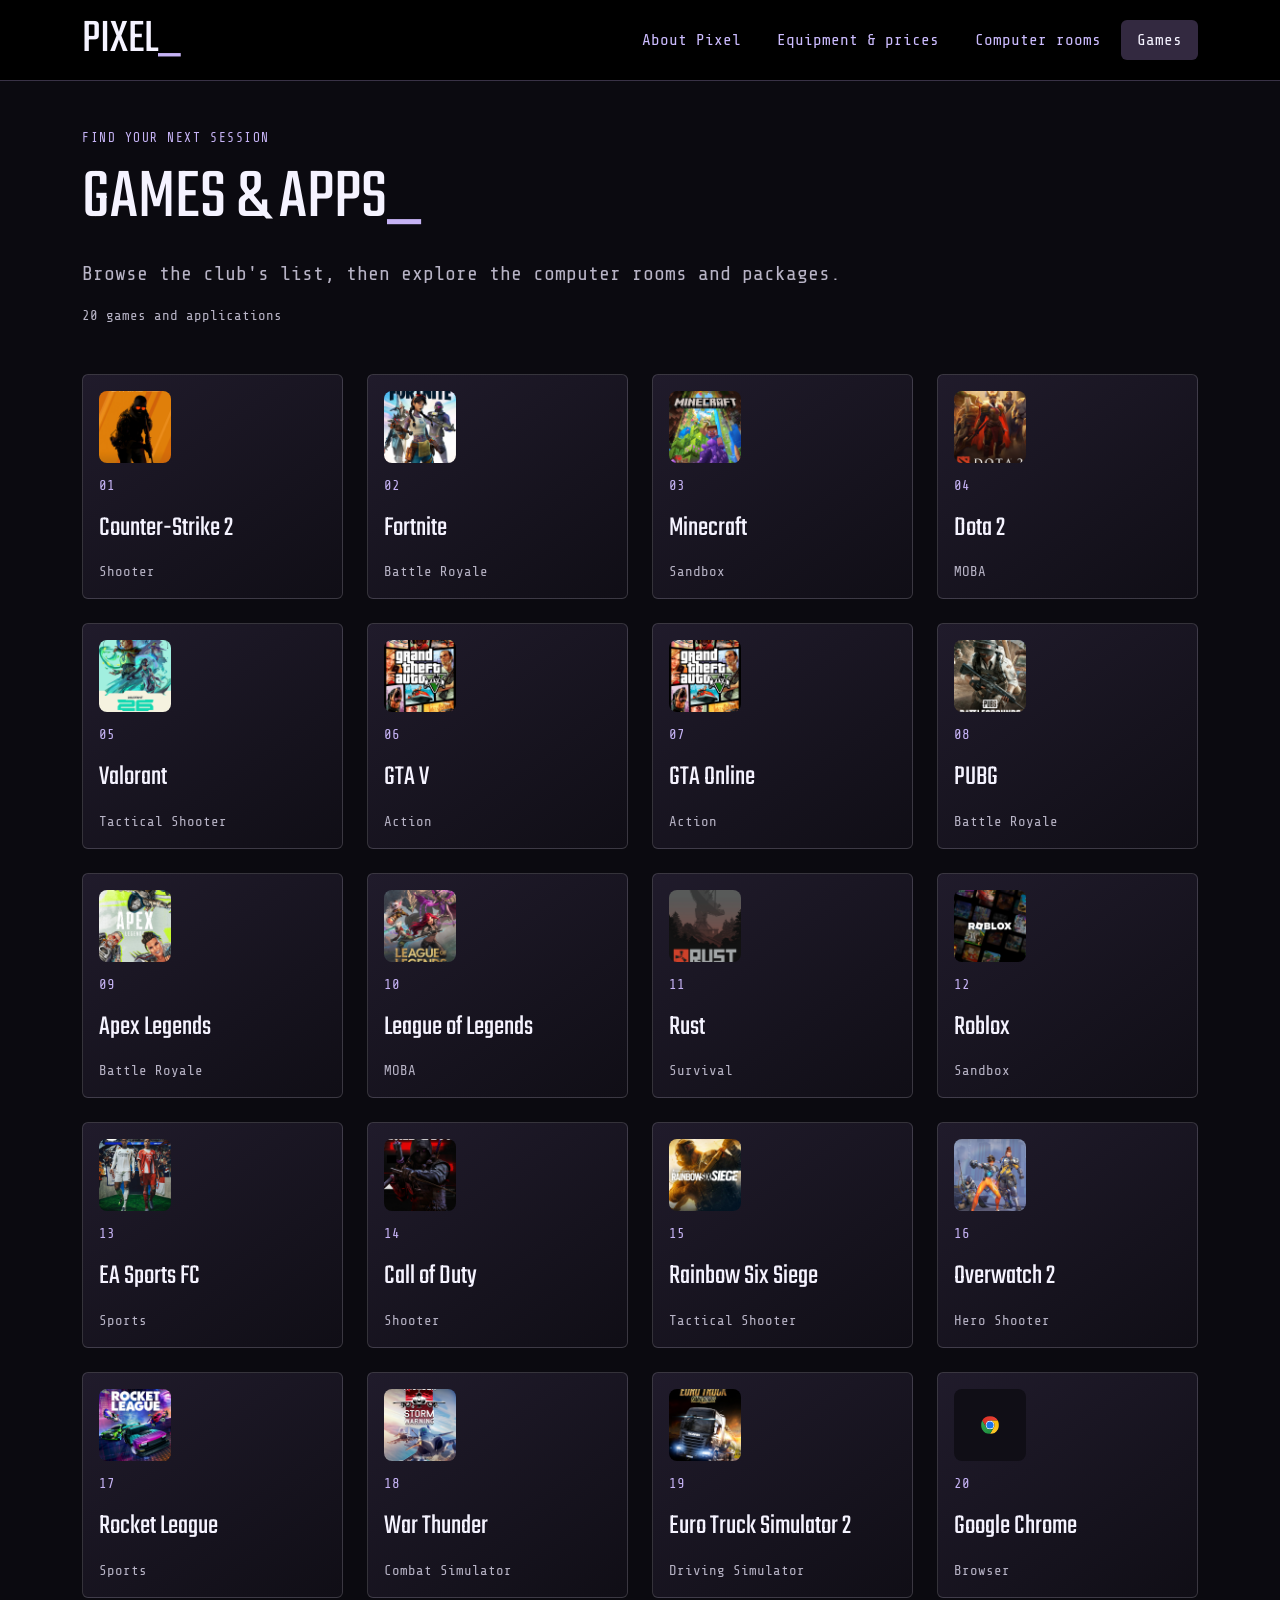
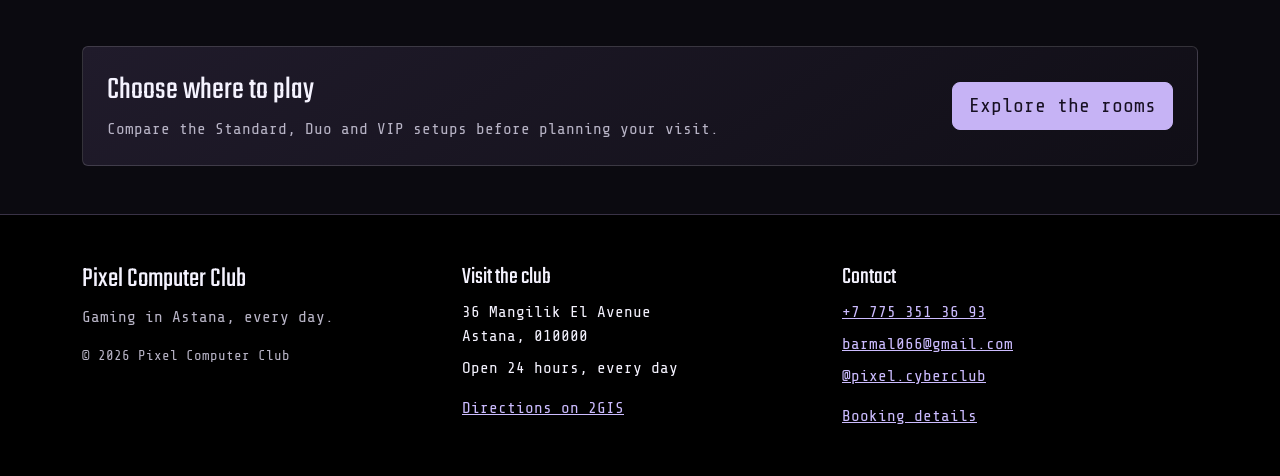
<file: Testi/games.html>
<!doctype html>
<html lang="en" data-bs-theme="dark">
  <head>
    <meta charset="utf-8">
    <meta name="viewport" content="width=device-width, initial-scale=1">
    <meta name="description" content="Browse the games and applications listed for Pixel Computer Club computers.">
    <title>Games &amp; apps | Pixel Computer Club</title>
    <link rel="icon" href="assets/pixel/favicon.svg" type="image/svg+xml">
    <!-- Local Bootstrap CSS supplies the layout. No JavaScript is loaded. -->
    <link rel="stylesheet" href="assets/vendor/bootstrap.min.css">
    <link rel="stylesheet" href="css/base.css">
    <link rel="stylesheet" href="css/Anuar.css?v=games-covers-170214b">
  </head>
  <body>
    <a class="visually-hidden-focusable pixel-skip" href="#main-content">Skip to content</a>
    <header class="border-bottom bg-black py-3">
      <!-- Bootstrap flex utilities wrap the same visible navigation on small screens. -->
      <div class="container d-flex flex-column flex-lg-row align-items-lg-center justify-content-between gap-3">
        <a class="pixel-brand text-decoration-none lh-1" href="index.html" aria-label="Pixel Computer Club home">PIXEL<span class="pixel-accent">_</span>
        </a>
        <nav id="primary-navigation" aria-label="Main navigation">
          <ul class="nav nav-pills gap-1">
            <li class="nav-item">
              <a id="nav-0" class="nav-link" href="index.html">About Pixel</a>
            </li>
            <li class="nav-item">
              <a id="nav-1" class="nav-link" href="all-locations.html">Equipment &amp; prices</a>
            </li>
            <li class="nav-item">
              <a id="nav-2" class="nav-link" href="computers.html">Computer rooms</a>
            </li>
            <li class="nav-item">
              <a id="nav-3" class="nav-link active" href="games.html" aria-current="page">Games</a>
            </li>
          </ul>
        </nav>
      </div>
    </header>
    <main id="main-content" tabindex="-1">
      <header class="container py-4 py-md-5">
        <p class="pixel-eyebrow mb-2">FIND YOUR NEXT SESSION</p>
        <h1 class="display-2 text-uppercase mb-3">Games &amp; apps<span class="pixel-accent">_</span>
        </h1>
        <p class="lead text-body-secondary">Browse the club's list, then explore the computer rooms and packages.</p>
        <p class="small text-body-secondary mb-0">20 games and applications</p>
      </header>
      <section class="container" aria-label="Games and applications library">
        <ul id="games-list" class="row row-cols-1 row-cols-sm-2 row-cols-lg-4 g-3 g-md-4 list-unstyled">
          <li class="col">
            <article id="game-1" class="pixel-game-card card pixel-device-card h-100 p-3">
              <img class="pixel-game-cover rounded-3" src="assets/pixel/games/cs2.jpg" alt="Counter-Strike 2 cover artwork" loading="lazy" width="600" height="900">
              <p class="pixel-accent small mb-3">01</p>
              <h2 class="h3 mb-3">Counter-Strike 2</h2>
              <p class="text-body-secondary small mt-auto mb-0">Shooter</p>
            </article>
          </li>
          <li class="col">
            <article id="game-2" class="pixel-game-card card pixel-device-card h-100 p-3">
              <img class="pixel-game-cover rounded-3" src="assets/pixel/games/fortnite.png" alt="Fortnite cover artwork" loading="lazy" width="600" height="900">
              <p class="pixel-accent small mb-3">02</p>
              <h2 class="h3 mb-3">Fortnite</h2>
              <p class="text-body-secondary small mt-auto mb-0">Battle Royale</p>
            </article>
          </li>
          <li class="col">
            <article id="game-3" class="pixel-game-card card pixel-device-card h-100 p-3">
              <img class="pixel-game-cover rounded-3" src="assets/pixel/games/minecraft.png" alt="Minecraft cover artwork" loading="lazy" width="600" height="900">
              <p class="pixel-accent small mb-3">03</p>
              <h2 class="h3 mb-3">Minecraft</h2>
              <p class="text-body-secondary small mt-auto mb-0">Sandbox</p>
            </article>
          </li>
          <li class="col">
            <article id="game-4" class="pixel-game-card card pixel-device-card h-100 p-3">
              <img class="pixel-game-cover rounded-3" src="assets/pixel/games/dota2.jpg" alt="Dota 2 cover artwork" loading="lazy" width="600" height="900">
              <p class="pixel-accent small mb-3">04</p>
              <h2 class="h3 mb-3">Dota 2</h2>
              <p class="text-body-secondary small mt-auto mb-0">MOBA</p>
            </article>
          </li>
          <li class="col">
            <article id="game-5" class="pixel-game-card card pixel-device-card h-100 p-3">
              <img class="pixel-game-cover rounded-3" src="assets/pixel/games/valorant.jpg" alt="VALORANT cover artwork" loading="lazy" width="600" height="900">
              <p class="pixel-accent small mb-3">05</p>
              <h2 class="h3 mb-3">Valorant</h2>
              <p class="text-body-secondary small mt-auto mb-0">Tactical Shooter</p>
            </article>
          </li>
          <li class="col">
            <article id="game-6" class="pixel-game-card card pixel-device-card h-100 p-3">
              <img class="pixel-game-cover rounded-3" src="assets/pixel/games/gtav.jpg" alt="Grand Theft Auto V cover artwork" loading="lazy" width="600" height="900">
              <p class="pixel-accent small mb-3">06</p>
              <h2 class="h3 mb-3">GTA V</h2>
              <p class="text-body-secondary small mt-auto mb-0">Action</p>
            </article>
          </li>
          <li class="col">
            <article id="game-7" class="pixel-game-card card pixel-device-card h-100 p-3">
              <img class="pixel-game-cover rounded-3" src="assets/pixel/games/gtaonline.jpg" alt="Grand Theft Auto Online cover artwork" loading="lazy" width="600" height="900">
              <p class="pixel-accent small mb-3">07</p>
              <h2 class="h3 mb-3">GTA Online</h2>
              <p class="text-body-secondary small mt-auto mb-0">Action</p>
            </article>
          </li>
          <li class="col">
            <article id="game-8" class="pixel-game-card card pixel-device-card h-100 p-3">
              <img class="pixel-game-cover rounded-3" src="assets/pixel/games/pubg.jpg" alt="PUBG: BATTLEGROUNDS cover artwork" loading="lazy" width="600" height="900">
              <p class="pixel-accent small mb-3">08</p>
              <h2 class="h3 mb-3">PUBG</h2>
              <p class="text-body-secondary small mt-auto mb-0">Battle Royale</p>
            </article>
          </li>
          <li class="col">
            <article id="game-9" class="pixel-game-card card pixel-device-card h-100 p-3">
              <img class="pixel-game-cover rounded-3" src="assets/pixel/games/apex.jpg" alt="Apex Legends cover artwork" loading="lazy" width="600" height="900">
              <p class="pixel-accent small mb-3">09</p>
              <h2 class="h3 mb-3">Apex Legends</h2>
              <p class="text-body-secondary small mt-auto mb-0">Battle Royale</p>
            </article>
          </li>
          <li class="col">
            <article id="game-10" class="pixel-game-card card pixel-device-card h-100 p-3">
              <img class="pixel-game-cover rounded-3" src="assets/pixel/games/lol.png" alt="League of Legends cover artwork" loading="lazy" width="600" height="900">
              <p class="pixel-accent small mb-3">10</p>
              <h2 class="h3 mb-3">League of Legends</h2>
              <p class="text-body-secondary small mt-auto mb-0">MOBA</p>
            </article>
          </li>
          <li class="col">
            <article id="game-11" class="pixel-game-card card pixel-device-card h-100 p-3">
              <img class="pixel-game-cover rounded-3" src="assets/pixel/games/rust.jpg" alt="Rust cover artwork" loading="lazy" width="600" height="900">
              <p class="pixel-accent small mb-3">11</p>
              <h2 class="h3 mb-3">Rust</h2>
              <p class="text-body-secondary small mt-auto mb-0">Survival</p>
            </article>
          </li>
          <li class="col">
            <article id="game-12" class="pixel-game-card card pixel-device-card h-100 p-3">
              <img class="pixel-game-cover rounded-3" src="assets/pixel/games/roblox.png" alt="Roblox cover artwork" loading="lazy" width="600" height="900">
              <p class="pixel-accent small mb-3">12</p>
              <h2 class="h3 mb-3">Roblox</h2>
              <p class="text-body-secondary small mt-auto mb-0">Sandbox</p>
            </article>
          </li>
          <li class="col">
            <article id="game-13" class="pixel-game-card card pixel-device-card h-100 p-3">
              <img class="pixel-game-cover rounded-3" src="assets/pixel/games/fc.jpg" alt="EA SPORTS FC 26 cover artwork" loading="lazy" width="600" height="900">
              <p class="pixel-accent small mb-3">13</p>
              <h2 class="h3 mb-3">EA Sports FC</h2>
              <p class="text-body-secondary small mt-auto mb-0">Sports</p>
            </article>
          </li>
          <li class="col">
            <article id="game-14" class="pixel-game-card card pixel-device-card h-100 p-3">
              <img class="pixel-game-cover rounded-3" src="assets/pixel/games/cod.jpg" alt="Call of Duty cover artwork" loading="lazy" width="600" height="900">
              <p class="pixel-accent small mb-3">14</p>
              <h2 class="h3 mb-3">Call of Duty</h2>
              <p class="text-body-secondary small mt-auto mb-0">Shooter</p>
            </article>
          </li>
          <li class="col">
            <article id="game-15" class="pixel-game-card card pixel-device-card h-100 p-3">
              <img class="pixel-game-cover rounded-3" src="assets/pixel/games/r6.jpg" alt="Tom Clancy’s Rainbow Six Siege cover artwork" loading="lazy" width="600" height="900">
              <p class="pixel-accent small mb-3">15</p>
              <h2 class="h3 mb-3">Rainbow Six Siege</h2>
              <p class="text-body-secondary small mt-auto mb-0">Tactical Shooter</p>
            </article>
          </li>
          <li class="col">
            <article id="game-16" class="pixel-game-card card pixel-device-card h-100 p-3">
              <img class="pixel-game-cover rounded-3" src="assets/pixel/games/overwatch2.jpg" alt="Overwatch 2 cover artwork" loading="lazy" width="600" height="900">
              <p class="pixel-accent small mb-3">16</p>
              <h2 class="h3 mb-3">Overwatch 2</h2>
              <p class="text-body-secondary small mt-auto mb-0">Hero Shooter</p>
            </article>
          </li>
          <li class="col">
            <article id="game-17" class="pixel-game-card card pixel-device-card h-100 p-3">
              <img class="pixel-game-cover rounded-3" src="assets/pixel/games/rocketleague.jpg" alt="Rocket League cover artwork" loading="lazy" width="600" height="900">
              <p class="pixel-accent small mb-3">17</p>
              <h2 class="h3 mb-3">Rocket League</h2>
              <p class="text-body-secondary small mt-auto mb-0">Sports</p>
            </article>
          </li>
          <li class="col">
            <article id="game-18" class="pixel-game-card card pixel-device-card h-100 p-3">
              <img class="pixel-game-cover rounded-3" src="assets/pixel/games/warthunder.jpg" alt="War Thunder cover artwork" loading="lazy" width="600" height="900">
              <p class="pixel-accent small mb-3">18</p>
              <h2 class="h3 mb-3">War Thunder</h2>
              <p class="text-body-secondary small mt-auto mb-0">Combat Simulator</p>
            </article>
          </li>
          <li class="col">
            <article id="game-19" class="pixel-game-card card pixel-device-card h-100 p-3">
              <img class="pixel-game-cover rounded-3" src="assets/pixel/games/ets2.jpg" alt="Euro Truck Simulator 2 cover artwork" loading="lazy" width="600" height="900">
              <p class="pixel-accent small mb-3">19</p>
              <h2 class="h3 mb-3">Euro Truck Simulator 2</h2>
              <p class="text-body-secondary small mt-auto mb-0">Driving Simulator</p>
            </article>
          </li>
          <li class="col">
            <article id="game-20" class="pixel-game-card card pixel-device-card h-100 p-3">
              <img class="pixel-game-cover rounded-3" src="assets/pixel/games/chrome.svg" alt="Google Chrome app icon" loading="lazy" width="600" height="900">
              <p class="pixel-accent small mb-3">20</p>
              <h2 class="h3 mb-3">Google Chrome</h2>
              <p class="text-body-secondary small mt-auto mb-0">Browser</p>
            </article>
          </li>
        </ul>
        <div id="games-results" aria-live="polite"></div>
        <p id="games-empty" class="is-hidden">No games match your selection.</p>
        <div class="card pixel-device-card p-4 mt-5">
          <div class="row g-3 align-items-center">
            <div class="col-12 col-md-8">
              <h2 class="h2">Choose where to play</h2>
              <p class="text-body-secondary mb-0">Compare the Standard, Duo and VIP setups before planning your visit.</p>
            </div>
            <div class="col-12 col-md-4 text-md-end">
              <a class="btn btn-primary btn-lg" href="computers.html">Explore the rooms</a>
            </div>
          </div>
        </div>
      </section>
    </main>
    <footer class="border-top bg-black py-5 mt-5" id="contact">
      <div class="container">
        <div class="row g-4">
          <div class="col-12 col-md-4">
            <h2 class="h3">Pixel Computer Club</h2>
            <p class="text-body-secondary">Gaming in Astana, every day.</p>
            <p class="small text-body-secondary mb-0">© 2026 Pixel Computer Club</p>
          </div>
          <div class="col-12 col-md-4">
            <h2 class="h4">Visit the club</h2>
            <address class="mb-2">36 Mangilik El Avenue<br>Astana, 010000</address>
            <p id="opening-hours">Open 24 hours, every day</p>
            <a id="map-link" href="https://2gis.kz/astana/firm/70000001081269255" target="_blank" rel="noopener noreferrer">Directions on 2GIS <span class="visually-hidden">(opens a new tab)</span>
            </a>
          </div>
          <div class="col-12 col-md-4">
            <h2 class="h4">Contact</h2>
            <ul class="list-unstyled d-grid gap-2">
              <li>
                <a id="phone-link" href="tel:+77753513693">+7 775 351 36 93</a>
              </li>
              <li>
                <a id="email-link" class="text-break" href="mailto:barmal066@gmail.com">barmal066@gmail.com</a>
              </li>
              <li>
                <a id="instagram-link" href="https://www.instagram.com/pixel.cyberclub/" target="_blank" rel="noopener noreferrer">@pixel.cyberclub <span class="visually-hidden">(opens a new tab)</span>
                </a>
              </li>
            </ul>
            <a href="all-locations.html#booking">Booking details</a>
          </div>
        </div>
      </div>
    </footer>
  </body>
</html>
</file>
<file: Testi/css/base.css>
/* Bootstrap provides the grid, responsive utilities and form controls. */
@font-face { font-family: "Teko Local"; src: url("../assets/pixel/teko-400.ttf") format("truetype"); font-weight: 400; font-display: swap; }
@font-face { font-family: "Share Tech Mono Local"; src: url("../assets/pixel/share-tech-mono.ttf") format("truetype"); font-weight: 400; font-display: swap; }
:root, [data-bs-theme="dark"] {
  --bs-body-font-family: "Share Tech Mono Local", monospace;
  --bs-body-bg: #0b0a10;
  --bs-body-color: #f5f3ff;
  --bs-secondary-color: #b8b4c6;
  --bs-border-color: #393246;
  --bs-link-color: #ccbcff;
  --bs-link-hover-color: #eee5ff;
  --bs-link-color-rgb: 204, 188, 255;
  --bs-link-hover-color-rgb: 238, 229, 255;
}
h1, h2, h3, .pixel-brand { font-family: "Teko Local", sans-serif; }
.btn-primary {
  --bs-btn-bg: #c6b3f5; --bs-btn-color: #171022; --bs-btn-border-color: #c6b3f5;
  --bs-btn-hover-bg: #dfd0ff; --bs-btn-hover-color: #171022; --bs-btn-hover-border-color: #dfd0ff;
  --bs-btn-active-bg: #e8dcff; --bs-btn-active-color: #171022; --bs-btn-active-border-color: #e8dcff;
}
.nav-pills { --bs-nav-pills-link-active-bg: #332940; --bs-nav-pills-link-active-color: #f5f3ff; }
</file>
<file: Testi/css/Anuar.css>
/* Small brand and state corrections; Bootstrap owns layout and breakpoints. */
.pixel-brand { color: #f5f3ff; font-size: 3rem; }
.pixel-accent, .pixel-eyebrow { color: #c6b3f5; }
.pixel-eyebrow { font-size: .8rem; letter-spacing: .12em; }
.pixel-device-card { background: linear-gradient(145deg, #201b2b, #100e16); }
.pixel-hero-photo { aspect-ratio: 4 / 3; object-fit: cover; }
.pixel-gallery-photo { aspect-ratio: 4 / 3; object-fit: cover; }
.pixel-pricing-table { --bs-table-bg: transparent; --bs-table-color: #f5f3ff; --bs-table-border-color: #393246; }
.pixel-pricing-table thead { --bs-table-bg: #292136; }
.pixel-pricing-table th, .pixel-pricing-table td { padding: 1rem .5rem; }
.pixel-disclosure summary { cursor: pointer; }
.pixel-disclosure[open] summary { color: #d6c4ff; }
.pixel-game-card { overflow-wrap: anywhere; }
.pixel-skip { display: block; padding: 1rem; background: #0b0a10; }
:focus-visible { outline: 3px solid #c6b3f5; outline-offset: 4px; }
[id] { scroll-margin-top: 1.5rem; }
/* The native form checks fields; a fragment reveals the static outcome. */
.booking-checked { display: none; }
#booking-result:target .booking-checked { display: block; }
#booking-result:target .booking-idle { display: none; }
/* Future JavaScript will toggle these existing state classes and containers. */
.is-hidden { display: none !important; }
.is-active { color: #f5f3ff; background-color: #332940; }
.is-selected { border: 2px solid #c6b3f5; background-color: #292136; }
.is-error { color: #ffdce0; background-color: #421f29; border: 1px solid #dc7e91; }
.is-success { color: #d5f7e5; background-color: #143528; border: 1px solid #6da98c; }
.is-disabled { opacity: .55; cursor: not-allowed; }

.pixel-game-cover { display: block; flex: 0 0 72px; width: 72px; height: 72px; margin: 0 0 .75rem; object-fit: cover; object-position: center; background: #100e16; }
.pixel-game-cover[src$="chrome.svg"] { object-fit: contain; padding: 12%; }

/* Room seat preview follows the site's dark surfaces and lavender accent. */
.pixel-map-scroll {
  overflow-x: auto;
  border-radius: .85rem;
  scrollbar-color: #786693 #17121f;
}
.pixel-floorplan {
  min-width: 760px;
  padding: 1rem;
  border: 1px solid #4d405e;
  border-radius: .85rem;
  background-color: #14101c;
  background-image: linear-gradient(#baa1e008 1px, transparent 1px), linear-gradient(90deg, #baa1e008 1px, transparent 1px);
  background-size: 24px 24px;
  box-shadow: inset 0 0 0 4px #201929;
}
.pixel-map-header, .pixel-map-footer {
  display: flex;
  flex-wrap: wrap;
  justify-content: space-between;
  gap: .4rem 1rem;
  color: #b8a8d1;
  font-size: .7rem;
  letter-spacing: .08em;
}
.pixel-map-header {
  margin-bottom: 1rem;
  padding: .15rem .25rem .8rem;
  border-bottom: 1px solid #453852;
}
.pixel-map-footer {
  margin-top: 1rem;
  padding: .8rem .25rem .15rem;
  border-top: 1px solid #453852;
}
.pixel-map-row {
  padding: .65rem;
  border-left: 3px solid #776392;
  border-radius: .35rem .65rem .65rem .35rem;
  background: #211a2ac9;
}
.pixel-map-row + .pixel-map-row { margin-top: .6rem; }
.pixel-map-row-wired {
  border-left-color: #e1b878;
  background: #29221fdb;
}
.pixel-map-row-heading {
  display: flex;
  align-items: center;
  justify-content: space-between;
  gap: .5rem 1rem;
  margin-bottom: .65rem;
}
.pixel-row-index {
  color: #dfd0ff;
  font-size: .76rem;
  font-weight: 700;
  letter-spacing: .1em;
}
.pixel-row-spec {
  padding: .2rem .55rem;
  border: 1px solid #524363;
  border-radius: 999px;
  background: #30263c;
  color: #ded1ee;
  font-size: .68rem;
}
.pixel-map-row-wired .pixel-row-index { color: #ffd8a2; }
.pixel-map-row-wired .pixel-row-spec {
  border-color: #755a3e;
  background: #423121;
  color: #ffdaa9;
}
.pixel-map-row-wired .pixel-seat { border-color: #715b46; }
.pixel-map-aisle {
  display: flex;
  align-items: center;
  gap: .8rem;
  margin: .65rem .5rem;
  color: #a89cb6;
  font-size: .65rem;
  letter-spacing: .2em;
  text-align: center;
}
.pixel-map-aisle::before, .pixel-map-aisle::after {
  content: "";
  flex: 1;
  border-top: 1px dashed #665776;
}
.pixel-seat-grid {
  display: grid;
  grid-template-columns: repeat(5, minmax(0, 1fr));
  gap: .7rem;
}
.pixel-floorplan-duo { min-width: 0; }
.pixel-seat-grid-duo {
  grid-template-columns: repeat(2, minmax(125px, 185px));
  justify-content: center;
}
.pixel-seat-grid > li { min-width: 0; }
.pixel-map-swipe { display: none; }
@media (max-width: 767.98px) {
  .pixel-map-swipe { display: block; }
  .pixel-floorplan-duo { min-width: 320px; }
}
.pixel-map-kicker { color: #cbb8e7; font-size: .7rem; letter-spacing: .1em; }
.pixel-venue-map {
  display: grid;
  grid-template-columns: 760px 76px 260px;
  grid-template-rows: 90px 130px 430px 230px;
  gap: 14px;
  width: 1162px;
  margin-inline: auto;
  padding: 16px;
  border: 1px solid #514263;
  border-radius: .85rem;
  background-color: #14101c;
  background-image: linear-gradient(#baa1e008 1px, transparent 1px), linear-gradient(90deg, #baa1e008 1px, transparent 1px);
  background-size: 24px 24px;
  box-shadow: inset 0 0 0 4px #21192c;
}
.pixel-map-place, .pixel-venue-standard, .pixel-venue-duo, .pixel-venue-vip {
  border: 1px solid #57496a;
  border-radius: .65rem;
  background: #211a2bcc;
}
.pixel-map-place {
  display: flex;
  flex-direction: column;
  align-items: center;
  justify-content: center;
  gap: .15rem;
  text-align: center;
  color: #e5d9f5;
  font-size: .75rem;
  letter-spacing: .08em;
}
.pixel-map-place-icon { color: #c6b3f5; font-size: 1.4rem; line-height: 1; }
.pixel-venue-access { grid-column: 1; grid-row: 1; width: 150px; }
.pixel-venue-cashier { grid-column: 1; grid-row: 1; width: 240px; justify-self: end; }
.pixel-venue-sofa { grid-column: 1; grid-row: 2; width: 260px; height: 65px; margin-left: 180px; align-self: center; }
.pixel-venue-standard {
  grid-column: 1;
  grid-row: 3 / 5;
  width: 620px;
  padding: .7rem;
  align-self: start;
}
.pixel-venue-restroom {
  grid-column: 1;
  grid-row: 3;
  width: 120px;
  min-height: 92px;
  justify-self: end;
  align-self: center;
  border-color: #756087;
}
.pixel-venue-restroom small { color: #b8a8c9; font-size: .54rem; letter-spacing: .02em; }
.pixel-venue-corridor {
  grid-column: 2;
  grid-row: 2 / 5;
  display: flex;
  align-items: center;
  justify-content: center;
  gap: 1rem;
  border: 1px dashed #86709c;
  border-radius: .6rem;
  background: #382e44aa;
  color: #e0cefa;
  font-size: .7rem;
  letter-spacing: .13em;
  writing-mode: vertical-rl;
}
.pixel-venue-corridor span:last-child { font-size: 1.5rem; }
.pixel-venue-duo, .pixel-venue-vip { grid-column: 3; padding: .65rem; }
.pixel-venue-duo { grid-row: 1 / 3; }
.pixel-venue-vip { grid-row: 4; }
.pixel-map-zone-title {
  display: flex;
  flex-wrap: wrap;
  align-items: baseline;
  justify-content: space-between;
  gap: .2rem .5rem;
  margin-bottom: .6rem;
  padding-bottom: .4rem;
  border-bottom: 1px solid #544362;
}
.pixel-map-zone-title h3 { margin: 0; font-family: "Teko Local", sans-serif; font-size: 1.6rem; line-height: 1; }
.pixel-map-zone-title span { color: #baacd0; font-size: .58rem; letter-spacing: .05em; }
.pixel-venue-map .pixel-seat { min-height: 78px; padding: .45rem !important; }
.pixel-venue-map .pixel-seat .h3 { font-size: 1.4rem; }
.pixel-venue-map .pixel-seat-status { margin-top: .2rem; padding: .1rem .3rem; font-size: .58rem; }
.pixel-venue-standard .pixel-seat-grid { direction: rtl; gap: .5rem; }
.pixel-venue-standard .pixel-seat { direction: ltr; }
.pixel-venue-standard .pixel-map-row { padding: .45rem; }
.pixel-venue-standard .pixel-map-row-heading { margin-bottom: .4rem; }
.pixel-venue-standard .pixel-map-row + .pixel-map-row { margin-top: .45rem; }
.pixel-venue-standard .pixel-map-aisle { margin: .5rem .3rem; min-height: 20px; }
.pixel-venue-duo .pixel-seat-grid { grid-template-columns: repeat(2, minmax(0, 1fr)); gap: .45rem; }
.pixel-venue-vip .pixel-seat-grid { grid-template-columns: repeat(3, minmax(0, 1fr)); gap: .4rem; }
.pixel-venue-vip .pixel-seat { min-height: 70px; }
.pixel-venue-vip .pixel-seat-status { gap: .2rem; padding: .08rem .18rem; font-size: .49rem; }
.pixel-seat {
  min-height: 112px;
  border: 1px solid #493d5c;
  cursor: pointer;
  transition: border-color .18s ease, background-color .18s ease, transform .18s ease;
}
.pixel-seat:hover, .pixel-seat:focus-visible {
  border-color: #c6b3f5;
  background-color: #21192e !important;
  transform: translateY(-2px);
}
.pixel-seat-status {
  display: inline-flex;
  align-items: center;
  justify-content: center;
  gap: .4rem;
  margin: .45rem auto 0;
  padding: .18rem .55rem;
  border: 1px solid #426b58;
  border-radius: 999px;
  background: #142b21;
  color: #a7edc5;
  font-size: .7rem;
  line-height: 1.2;
  white-space: nowrap;
}
.pixel-seat-status::before {
  content: "";
  width: .4rem;
  height: .4rem;
  border-radius: 50%;
  background: #8de5b2;
  box-shadow: 0 0 7px #8de5b280;
}
.pixel-seat-preview {
  position: fixed;
  z-index: 1100;
  width: min(260px, calc(100vw - 24px));
  padding: 1rem;
  border: 1px solid #6d568e;
  border-radius: .8rem;
  background: linear-gradient(150deg, #292036, #16111e);
  box-shadow: 0 16px 40px #0009;
  color: #f5f3ff;
  pointer-events: none;
}
.pixel-seat-preview[hidden] { display: none; }
.pixel-seat-preview-title {
  display: block;
  margin-bottom: .4rem;
  color: #d7c5ff;
  letter-spacing: .03em;
}
.pixel-seat-preview-setup {
  display: block;
  margin-bottom: .75rem;
  color: #cbbddc;
  font-size: .7rem;
}
.pixel-seat-preview-setup-wired { color: #ffdaa9; }
.pixel-seat-prices {
  display: grid;
  grid-template-columns: 1fr auto;
  gap: .3rem 1rem;
  margin: 0;
  font-size: .85rem;
}
.pixel-seat-prices dt { color: #b8b4c6; font-weight: 400; }
.pixel-seat-prices dd { margin: 0; text-align: right; }
.pixel-seat-preview-note {
  display: block;
  margin-top: .7rem;
  padding-top: .6rem;
  border-top: 1px solid #493d5c;
  color: #b8b4c6;
  font-size: .68rem;
}
@media (prefers-reduced-motion: reduce) {
  .pixel-seat { transition: none; }
}
</file>
